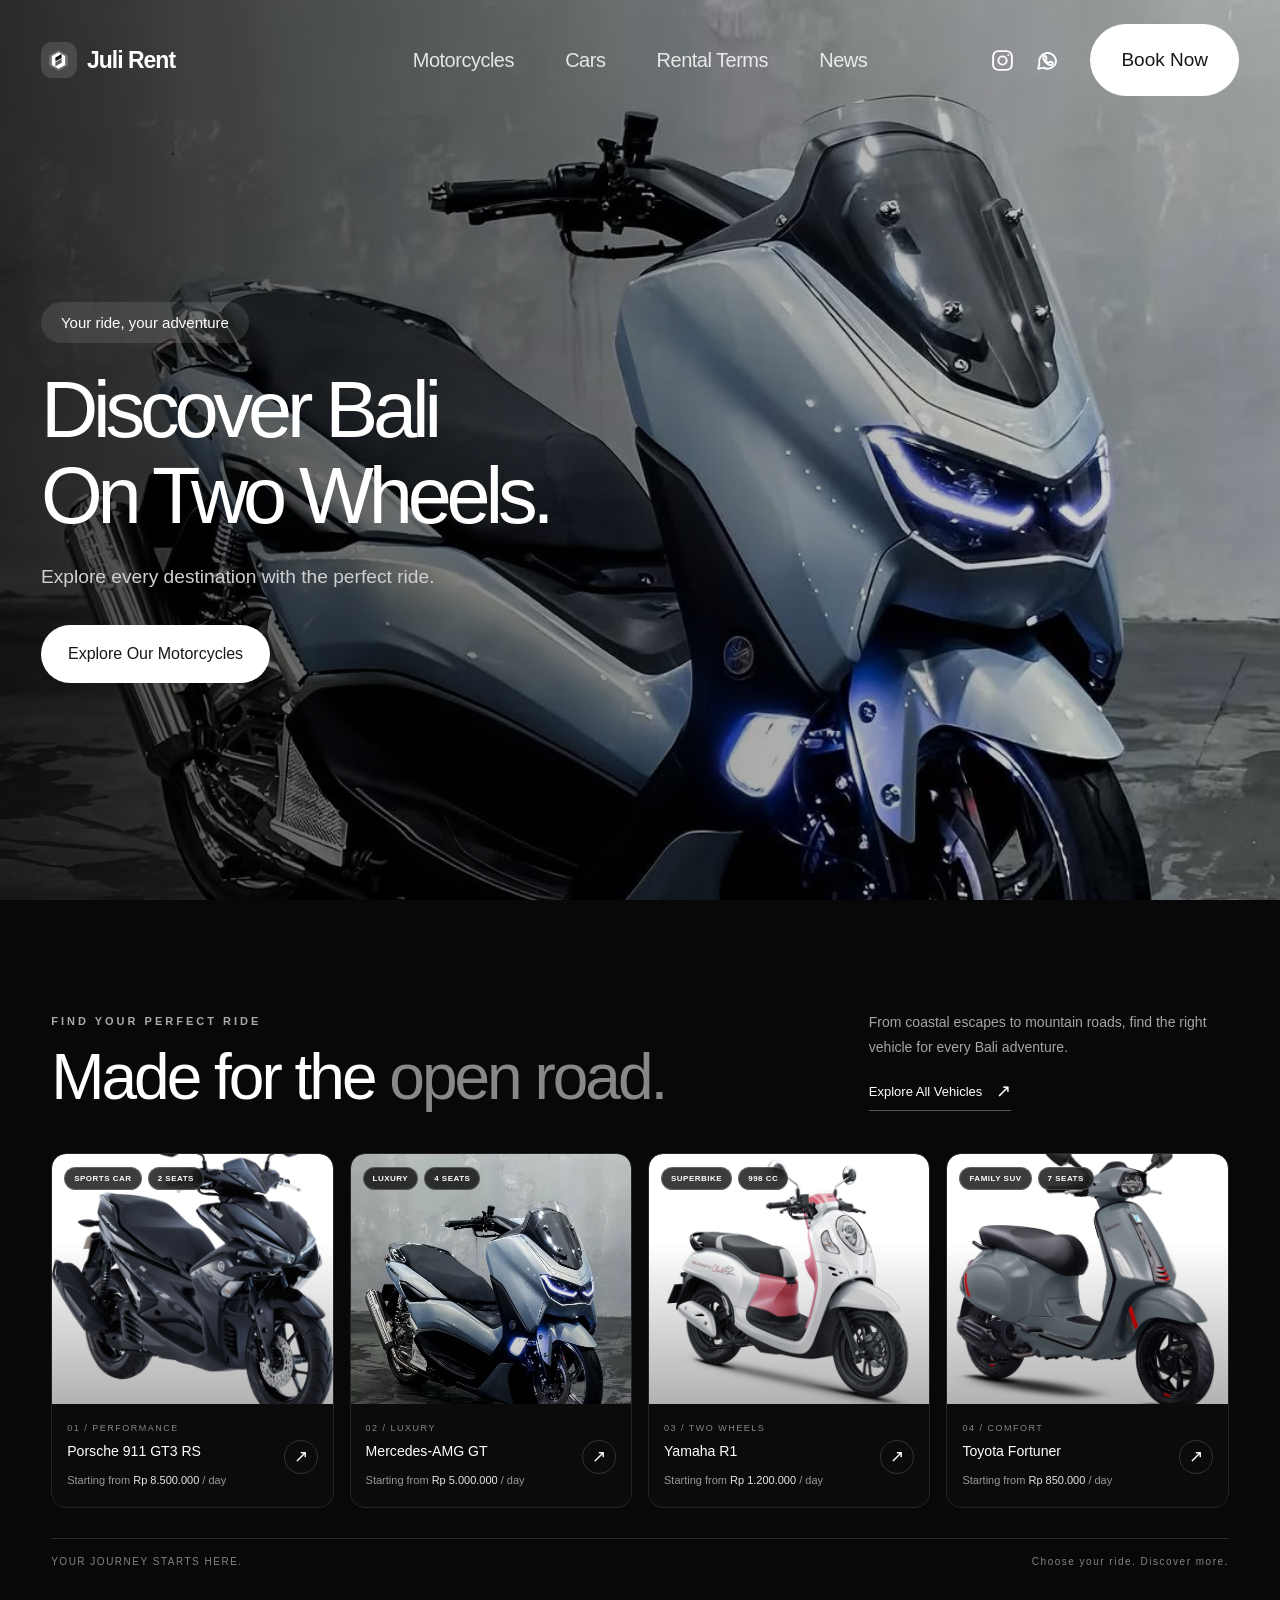
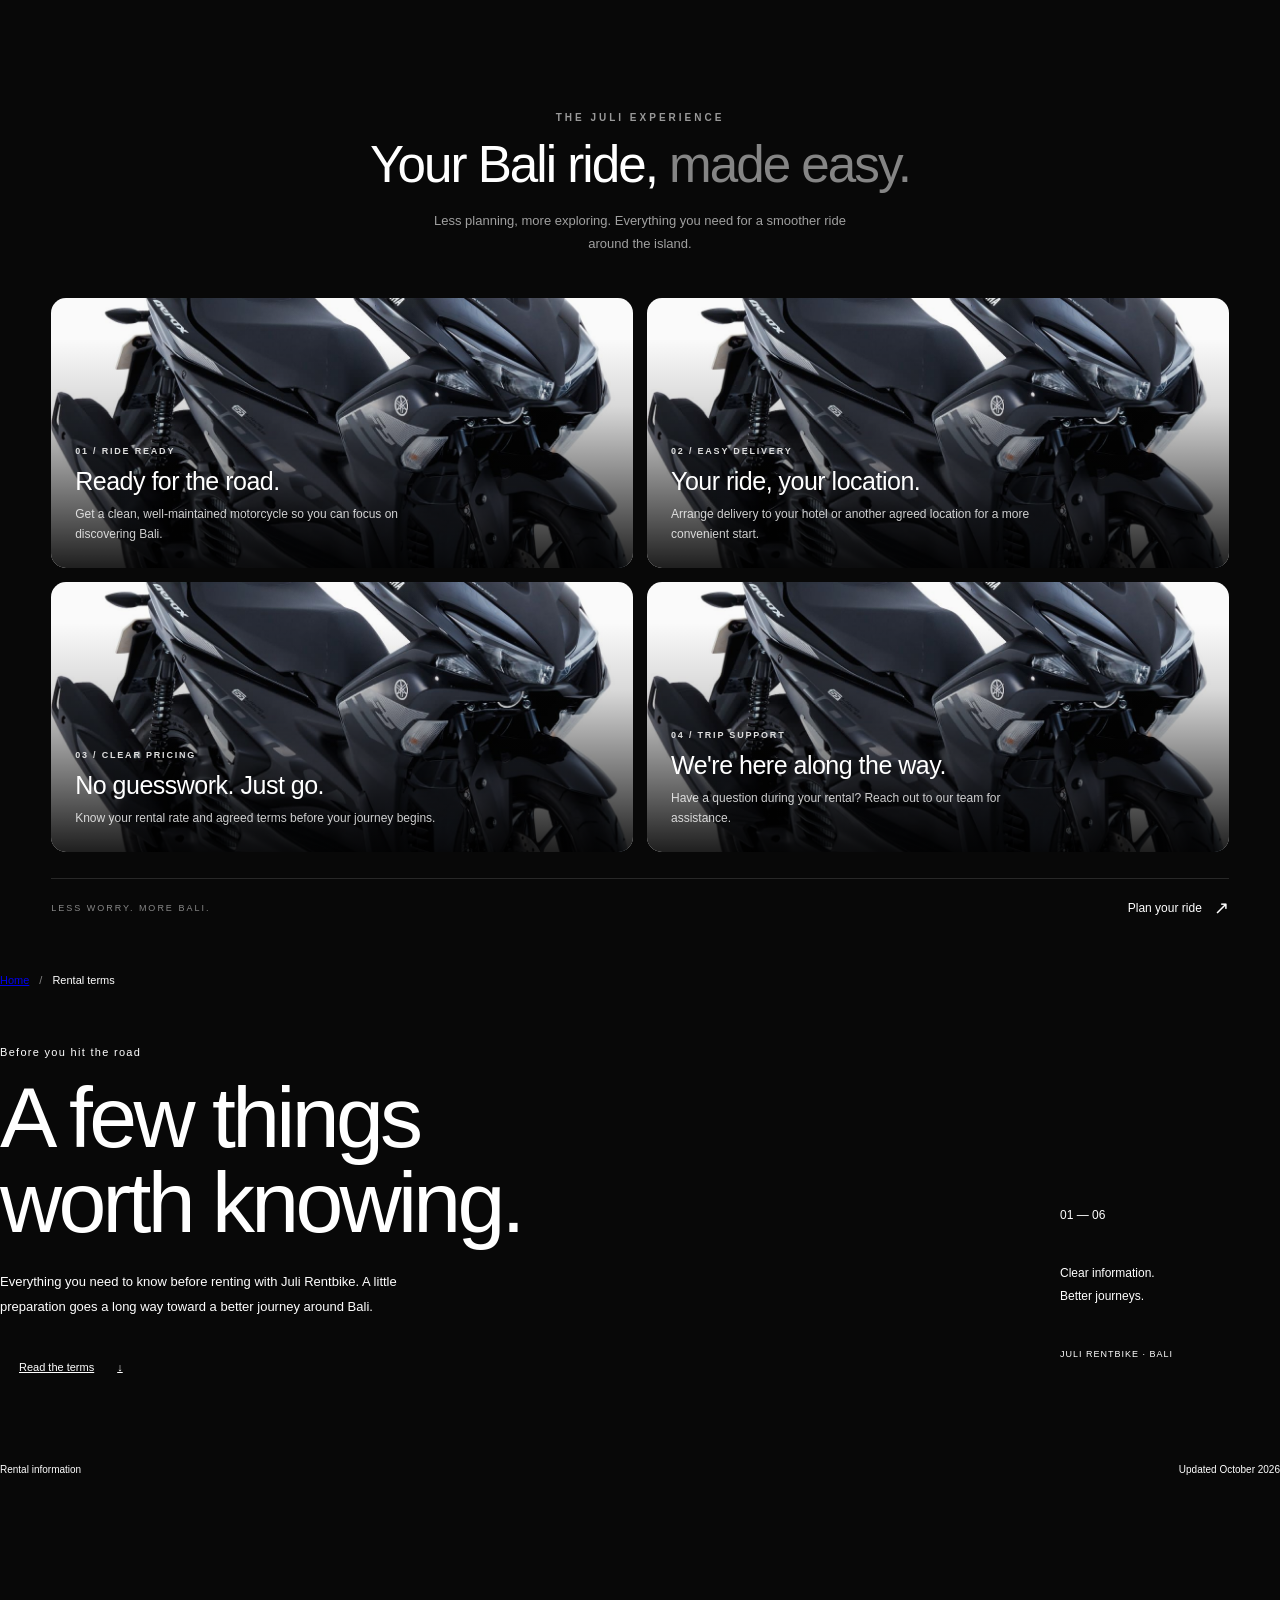
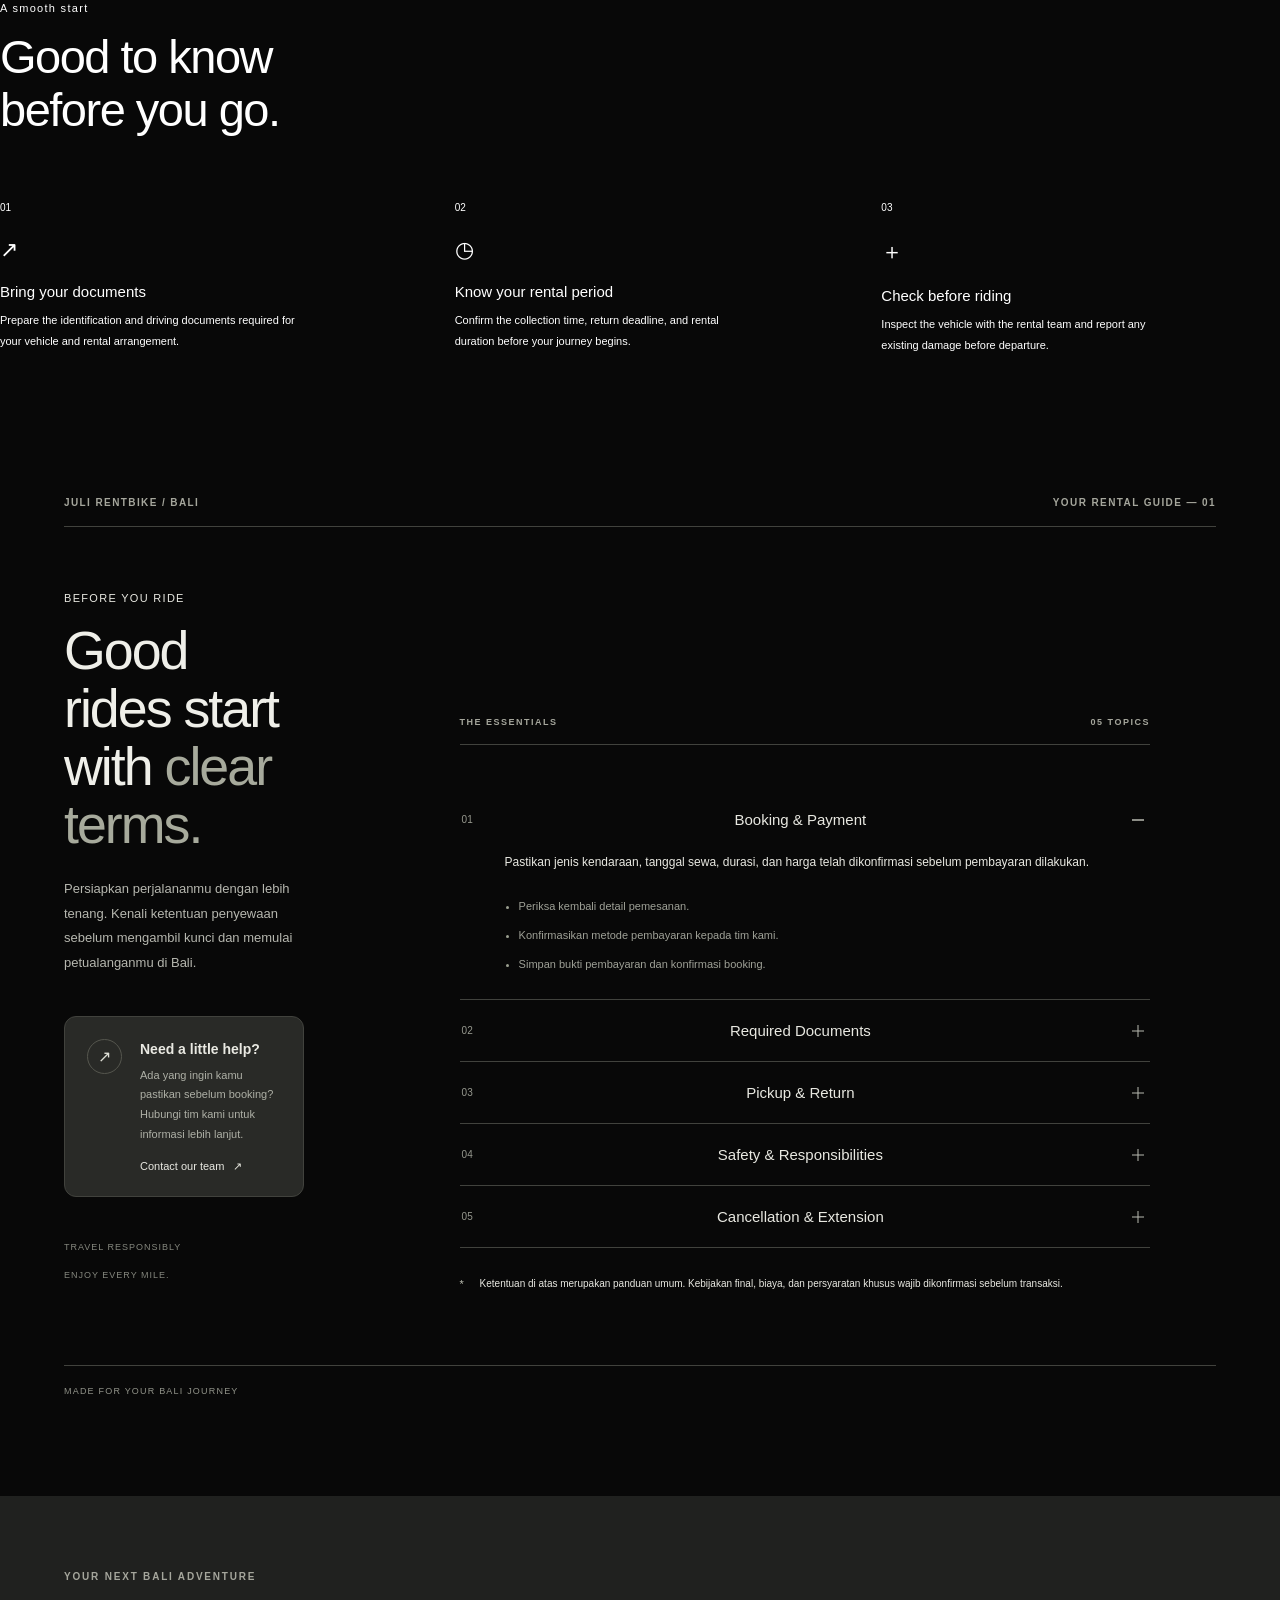
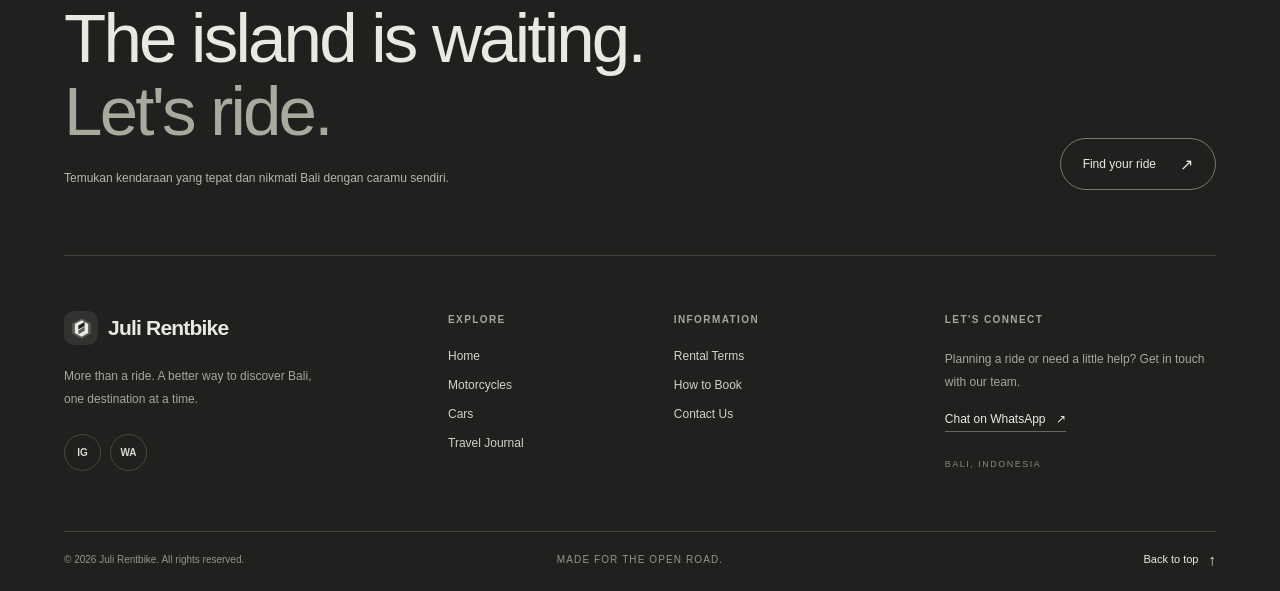
<file: index.html>
<!DOCTYPE html>
<html lang="id">
<head>
    <meta charset="UTF-8">
    <meta name="viewport" content="width=device-width, initial-scale=1.0">
    <title>RentBike — Premium Motorcycle Rental</title>

    <link rel="stylesheet" href="css/navbar.css">
    <link rel="stylesheet" href="css/style.css">
    <link rel="stylesheet" href="css/rental-terms.css">


    <script src="js/navbar.js" defer></script>
</head>
<body>

    <!-- Shared navbar -->
    <div id="site-navbar"></div>

    <!-- Contoh hero, nantinya kita buat terpisah -->
    <main>
        <section class="hero">
            <div class="hero-content">
                <p class="hero-eyebrow">Your ride, your adventure</p>
                <h1>Discover Bali<br>On Two Wheels.</h1>
                <p>Explore every destination with the perfect ride.</p>
                <a href="pages/motor.html" class="hero-button">
                    Explore Our Motorcycles
                </a>
            </div>
        </section>

        <section class="fleet-section" id="fleet">
            <div class="fleet-container">
                <div class="fleet-heading">
                    <div class="fleet-heading-left">
                        <p class="fleet-eyebrow">FIND YOUR PERFECT RIDE</p>
                        <h2>Made for the <span>open road.</span></h2>
                    </div>
                    <div class="fleet-heading-right">
                        <p>
                            From coastal escapes to mountain roads,
                            find the right vehicle for every Bali adventure.
                        </p>

                        <a href="pages/motor/motor1.html" class="fleet-view-all">
                            Explore All Vehicles <span>↗</span>
                        </a>
                    </div>
                </div>
                <div class="fleet-grid">
                    <article class="fleet-card">
                        <a href="pages/detail-motor.html" class="fleet-image-link">
                            <div class="fleet-image">
                                <img
                                    src="images/aerox.png"
                                    alt="White Porsche sports car on the road"
                                    loading="lazy"
                                >
                                <div class="fleet-badges">
                                    <span>SPORTS CAR</span>
                                    <span>2 SEATS</span>
                                </div>
                            </div>
                        </a>
                        <div class="fleet-card-info">
                            <div>
                                <p class="fleet-category">01 / PERFORMANCE</p>
                                <h3>Porsche 911 GT3 RS</h3>
                                <p class="fleet-price">
                                    Starting from <strong>Rp 8.500.000</strong> / day
                                </p>
                            </div>
                            <a href="pages/detail-motor.html" class="fleet-card-link"
                            aria-label="View Porsche 911 GT3 RS details">
                                ↗
                            </a>
                        </div>
                    </article>
                    <article class="fleet-card">
                        <a href="pages/detail-mobil.html" class="fleet-image-link">
                            <div class="fleet-image">
                                <img
                                    src="images/nmax.png"
                                    alt="Mercedes AMG luxury sports sedan"
                                    loading="lazy"
                                >
                                <div class="fleet-badges">
                                    <span>LUXURY</span>
                                    <span>4 SEATS</span>
                                </div>
                            </div>
                        </a>
                        <div class="fleet-card-info">
                            <div>
                                <p class="fleet-category">02 / LUXURY</p>
                                <h3>Mercedes-AMG GT</h3>
                                <p class="fleet-price">
                                    Starting from <strong>Rp 5.000.000</strong> / day
                                </p>
                            </div>
                            <a href="pages/detail-mobil.html" class="fleet-card-link"
                            aria-label="View Mercedes AMG GT details">
                                ↗
                            </a>
                        </div>
                    </article>
                    <article class="fleet-card">
                        <a href="pages/detail-motor.html" class="fleet-image-link">
                            <div class="fleet-image">
                                <img
                                    src="images/scoopy.png"
                                    alt="Black sport motorcycle on a scenic road"
                                    loading="lazy"
                                >
                                <div class="fleet-badges">
                                    <span>SUPERBIKE</span>
                                    <span>998 CC</span>
                                </div>
                            </div>
                        </a>
                        <div class="fleet-card-info">
                            <div>
                                <p class="fleet-category">03 / TWO WHEELS</p>
                                <h3>Yamaha R1</h3>
                                <p class="fleet-price">
                                    Starting from <strong>Rp 1.200.000</strong> / day
                                </p>
                            </div>
                            <a href="pages/detail-motor.html" class="fleet-card-link"
                            aria-label="View Yamaha R1 details">
                                ↗
                            </a>
                        </div>
                    </article>
                    <article class="fleet-card">
                        <a href="pages/detail-mobil.html" class="fleet-image-link">
                            <div class="fleet-image">
                                <img
                                    src="images/vesmet.png"
                                    alt="Black Toyota Fortuner SUV in the countryside"
                                    loading="lazy"
                                >
                                <div class="fleet-badges">
                                    <span>FAMILY SUV</span>
                                    <span>7 SEATS</span>
                                </div>
                            </div>
                        </a>
                        <div class="fleet-card-info">
                            <div>
                                <p class="fleet-category">04 / COMFORT</p>
                                <h3>Toyota Fortuner</h3>
                                <p class="fleet-price">
                                    Starting from <strong>Rp 850.000</strong> / day
                                </p>
                            </div>
                            <a href="pages/detail-mobil.html" class="fleet-card-link"
                            aria-label="View Toyota Fortuner details">
                                ↗
                            </a>
                        </div>
                    </article>
                </div>
                <div class="fleet-footer">
                    <p>YOUR JOURNEY STARTS HERE.</p>
                    <p>Choose your ride. Discover more.</p>
                </div>

            </div>
        </section>

        <section class="benefits-section" id="why-us">
            <div class="benefits-container">

                <div class="benefits-heading">
                    <p class="benefits-eyebrow">THE JULI EXPERIENCE</p>
                    <h2>Your Bali ride, <span>made easy.</span></h2>
                    <p class="benefits-description">
                        Less planning, more exploring. Everything you need
                        for a smoother ride around the island.
                    </p>
                </div>
                <div class="benefits-grid">                
                    <article class="benefit-card">
                        <img
                            src="images/aerox.png"
                            alt="Motorcycle helmet and riding gear ready for a trip"
                            loading="lazy"
                        >
                        <div class="benefit-overlay"></div>
                        <div class="benefit-content">
                            <span class="benefit-number">01 / RIDE READY</span>
                            <h3>Ready for the road.</h3>
                            <p>
                                Get a clean, well-maintained motorcycle
                                so you can focus on discovering Bali.
                            </p>
                        </div>
                    </article>
                    <article class="benefit-card">
                        <img
                            src="images/aerox.png"
                            alt="Motorcycle being delivered to a customer in Bali"
                            loading="lazy"
                        >
                        <div class="benefit-overlay"></div>
                        <div class="benefit-content">
                            <span class="benefit-number">02 / EASY DELIVERY</span>
                            <h3>Your ride, your location.</h3>
                            <p>
                                Arrange delivery to your hotel or another
                                agreed location for a more convenient start.
                            </p>
                        </div>
                    </article>             
                    <article class="benefit-card">
                        <img
                            src="images/aerox.png"
                            alt="A scenic road through the green countryside of Bali"
                            loading="lazy"
                        >
                        <div class="benefit-overlay"></div>
                        <div class="benefit-content">
                            <span class="benefit-number">03 / CLEAR PRICING</span>
                            <h3>No guesswork. Just go.</h3>
                            <p>
                                Know your rental rate and agreed terms
                                before your journey begins.
                            </p>
                        </div>
                    </article>                
                    <article class="benefit-card">
                        <img
                            src="images/aerox.png"
                            alt="Motorcyclist preparing for a journey"
                            loading="lazy"
                        >
                        <div class="benefit-overlay"></div>
                        <div class="benefit-content">
                            <span class="benefit-number">04 / TRIP SUPPORT</span>
                            <h3>We're here along the way.</h3>
                            <p>
                                Have a question during your rental?
                                Reach out to our team for assistance.
                            </p>
                        </div>
                    </article>
                </div>
                <div class="benefits-footer">
                    <span>LESS WORRY. MORE BALI.</span>
                    <a href="pages/contact.html">
                        Plan your ride <span>↗</span>
                    </a>
                </div>
            </div>
        </section>

        <section class="terms-hero">
            <div class="terms-breadcrumb">
                <a href="../../index.html">Home</a>
                <span>/</span>
                <span>Rental terms</span>
            </div>

            <div class="terms-hero-grid">
                <div class="terms-hero-copy">
                    <span class="terms-eyebrow">Before you hit the road</span>

                    <h1>
                        A few things<br>
                        <span>worth knowing.</span>
                    </h1>

                    <p>
                        Everything you need to know before renting with Juli Rentbike.
                        A little preparation goes a long way toward a better journey
                        around Bali.
                    </p>

                    <a href="#terms-content" class="terms-primary-button">
                        Read the terms <span>↓</span>
                    </a>
                </div>

                <div class="terms-hero-aside">
                    <span class="terms-aside-number">01 — 06</span>
                    <div class="terms-aside-line"></div>
                    <p>
                        Clear information.<br>
                        Better journeys.
                    </p>
                    <span class="terms-aside-caption">JULI RENTBIKE · BALI</span>
                </div>
            </div>

            <div class="terms-hero-bottom">
                <span>Rental information</span>
                <span>Updated October 2026</span>
            </div>
        </section>

        <!-- Intro cards -->
        <section class="terms-overview">
            <div class="terms-overview-heading">
                <span class="terms-eyebrow">A smooth start</span>
                <h2>Good to know<br>before you go.</h2>
            </div>

            <div class="terms-overview-cards">
                <article class="terms-overview-card">
                    <span class="overview-number">01</span>
                    <span class="overview-icon">↗</span>
                    <h3>Bring your documents</h3>
                    <p>
                        Prepare the identification and driving documents required
                        for your vehicle and rental arrangement.
                    </p>
                </article>

                <article class="terms-overview-card">
                    <span class="overview-number">02</span>
                    <span class="overview-icon">◷</span>
                    <h3>Know your rental period</h3>
                    <p>
                        Confirm the collection time, return deadline, and rental
                        duration before your journey begins.
                    </p>
                </article>

                <article class="terms-overview-card">
                    <span class="overview-number">03</span>
                    <span class="overview-icon">＋</span>
                    <h3>Check before riding</h3>
                    <p>
                        Inspect the vehicle with the rental team and report any
                        existing damage before departure.
                    </p>
                </article>
            </div>
        </section>

        <section class="terms-section" id="rental-terms">
            <div class="terms-container">

                <!-- Section Header -->
                <div class="terms-topline">
                    <span>JULI RENTBIKE / BALI</span>
                    <span>YOUR RENTAL GUIDE — 01</span>
                </div>

                <div class="terms-layout">

                    <!-- LEFT CONTENT -->
                    <div class="terms-intro">
                        <span class="terms-eyebrow">
                            BEFORE YOU RIDE
                        </span>

                        <h2>
                            Good rides start
                            with <span>clear terms.</span>
                        </h2>

                        <p class="terms-description">
                            Persiapkan perjalananmu dengan lebih tenang.
                            Kenali ketentuan penyewaan sebelum mengambil
                            kunci dan memulai petualanganmu di Bali.
                        </p>

                        <div class="terms-note">
                            <div class="terms-note-icon">↗</div>

                            <div>
                                <h3>Need a little help?</h3>
                                <p>
                                    Ada yang ingin kamu pastikan sebelum
                                    booking? Hubungi tim kami untuk informasi
                                    lebih lanjut.
                                </p>

                                <a href="pages/contact.html">
                                    Contact our team <span>↗</span>
                                </a>
                            </div>
                        </div>

                        <div class="terms-footnote">
                            <span>TRAVEL RESPONSIBLY</span>
                            <span>ENJOY EVERY MILE.</span>
                        </div>
                    </div>

                    <!-- RIGHT ACCORDION -->
                    <div class="terms-content">

                        <div class="terms-content-heading">
                            <span>THE ESSENTIALS</span>
                            <span>05 TOPICS</span>
                        </div>

                        <!-- ITEM 01 -->
                        <details class="terms-item" open>
                            <summary>
                                <span class="terms-number">01</span>
                                <span class="terms-title">
                                    Booking & Payment
                                </span>
                                <span class="terms-icon"></span>
                            </summary>

                            <div class="terms-answer">
                                <p>
                                    Pastikan jenis kendaraan, tanggal sewa,
                                    durasi, dan harga telah dikonfirmasi
                                    sebelum pembayaran dilakukan.
                                </p>
                                <ul>
                                    <li>Periksa kembali detail pemesanan.</li>
                                    <li>Konfirmasikan metode pembayaran kepada tim kami.</li>
                                    <li>Simpan bukti pembayaran dan konfirmasi booking.</li>
                                </ul>
                            </div>
                        </details>

                        <!-- ITEM 02 -->
                        <details class="terms-item">
                            <summary>
                                <span class="terms-number">02</span>
                                <span class="terms-title">
                                    Required Documents
                                </span>
                                <span class="terms-icon"></span>
                            </summary>

                            <div class="terms-answer">
                                <p>
                                    Siapkan dokumen identitas dan SIM yang
                                    berlaku serta sesuai dengan jenis kendaraan
                                    yang akan digunakan.
                                </p>
                                <ul>
                                    <li>Dokumen dapat berbeda sesuai status penyewa.</li>
                                    <li>Pengendara wajib memiliki izin mengemudi yang sah.</li>
                                    <li>Tanyakan kepada tim kami jika membutuhkan persyaratan khusus.</li>
                                </ul>
                            </div>
                        </details>

                        <!-- ITEM 03 -->
                        <details class="terms-item">
                            <summary>
                                <span class="terms-number">03</span>
                                <span class="terms-title">
                                    Pickup & Return
                                </span>
                                <span class="terms-icon"></span>
                            </summary>

                            <div class="terms-answer">
                                <p>
                                    Waktu dan lokasi pengambilan serta
                                    pengembalian kendaraan mengikuti konfirmasi
                                    pemesanan.
                                </p>
                                <ul>
                                    <li>Datang sesuai jadwal yang telah disepakati.</li>
                                    <li>Periksa kondisi kendaraan sebelum berangkat.</li>
                                    <li>Konfirmasikan biaya jika meminta perpanjangan sewa.</li>
                                </ul>
                            </div>
                        </details>

                        <!-- ITEM 04 -->
                        <details class="terms-item">
                            <summary>
                                <span class="terms-number">04</span>
                                <span class="terms-title">
                                    Safety & Responsibilities
                                </span>
                                <span class="terms-icon"></span>
                            </summary>

                            <div class="terms-answer">
                                <p>
                                    Keselamatan selalu menjadi prioritas.
                                    Gunakan kendaraan secara bertanggung jawab
                                    dan patuhi peraturan lalu lintas setempat.
                                </p>
                                <ul>
                                    <li>Gunakan helm dan perlengkapan keselamatan yang sesuai.</li>
                                    <li>Jangan berkendara jika tidak memenuhi syarat untuk mengemudi.</li>
                                    <li>Laporkan kerusakan atau insiden kepada tim kami sesegera mungkin.</li>
                                </ul>
                            </div>
                        </details>

                        <!-- ITEM 05 -->
                        <details class="terms-item">
                            <summary>
                                <span class="terms-number">05</span>
                                <span class="terms-title">
                                    Cancellation & Extension
                                </span>
                                <span class="terms-icon"></span>
                            </summary>

                            <div class="terms-answer">
                                <p>
                                    Ketentuan pembatalan, perubahan jadwal,
                                    perpanjangan, dan pengembalian dana mengikuti
                                    kebijakan yang dikonfirmasi saat pemesanan.
                                </p>
                                <ul>
                                    <li>Informasikan perubahan jadwal sedini mungkin.</li>
                                    <li>Pastikan ketersediaan kendaraan sebelum memperpanjang sewa.</li>
                                    <li>Konfirmasikan biaya tambahan dan kebijakan refund kepada tim kami.</li>
                                </ul>
                            </div>
                        </details>

                        <div class="terms-disclaimer">
                            <span>*</span>
                            <p>
                                Ketentuan di atas merupakan panduan umum.
                                Kebijakan final, biaya, dan persyaratan khusus
                                wajib dikonfirmasi sebelum transaksi.
                            </p>
                        </div>

                    </div>
                </div>

                <!-- BOTTOM LINE -->
                <div class="terms-bottom">
                    <span>MADE FOR YOUR BALI JOURNEY</span>
                </div>

            </div>
        </section>
    
    </main>

<div id="site-footer-mount"></div>
<link rel="stylesheet" href="css/footer.css">
<script src="js/footer.js" defer></script>
</body>
</html>
</file>
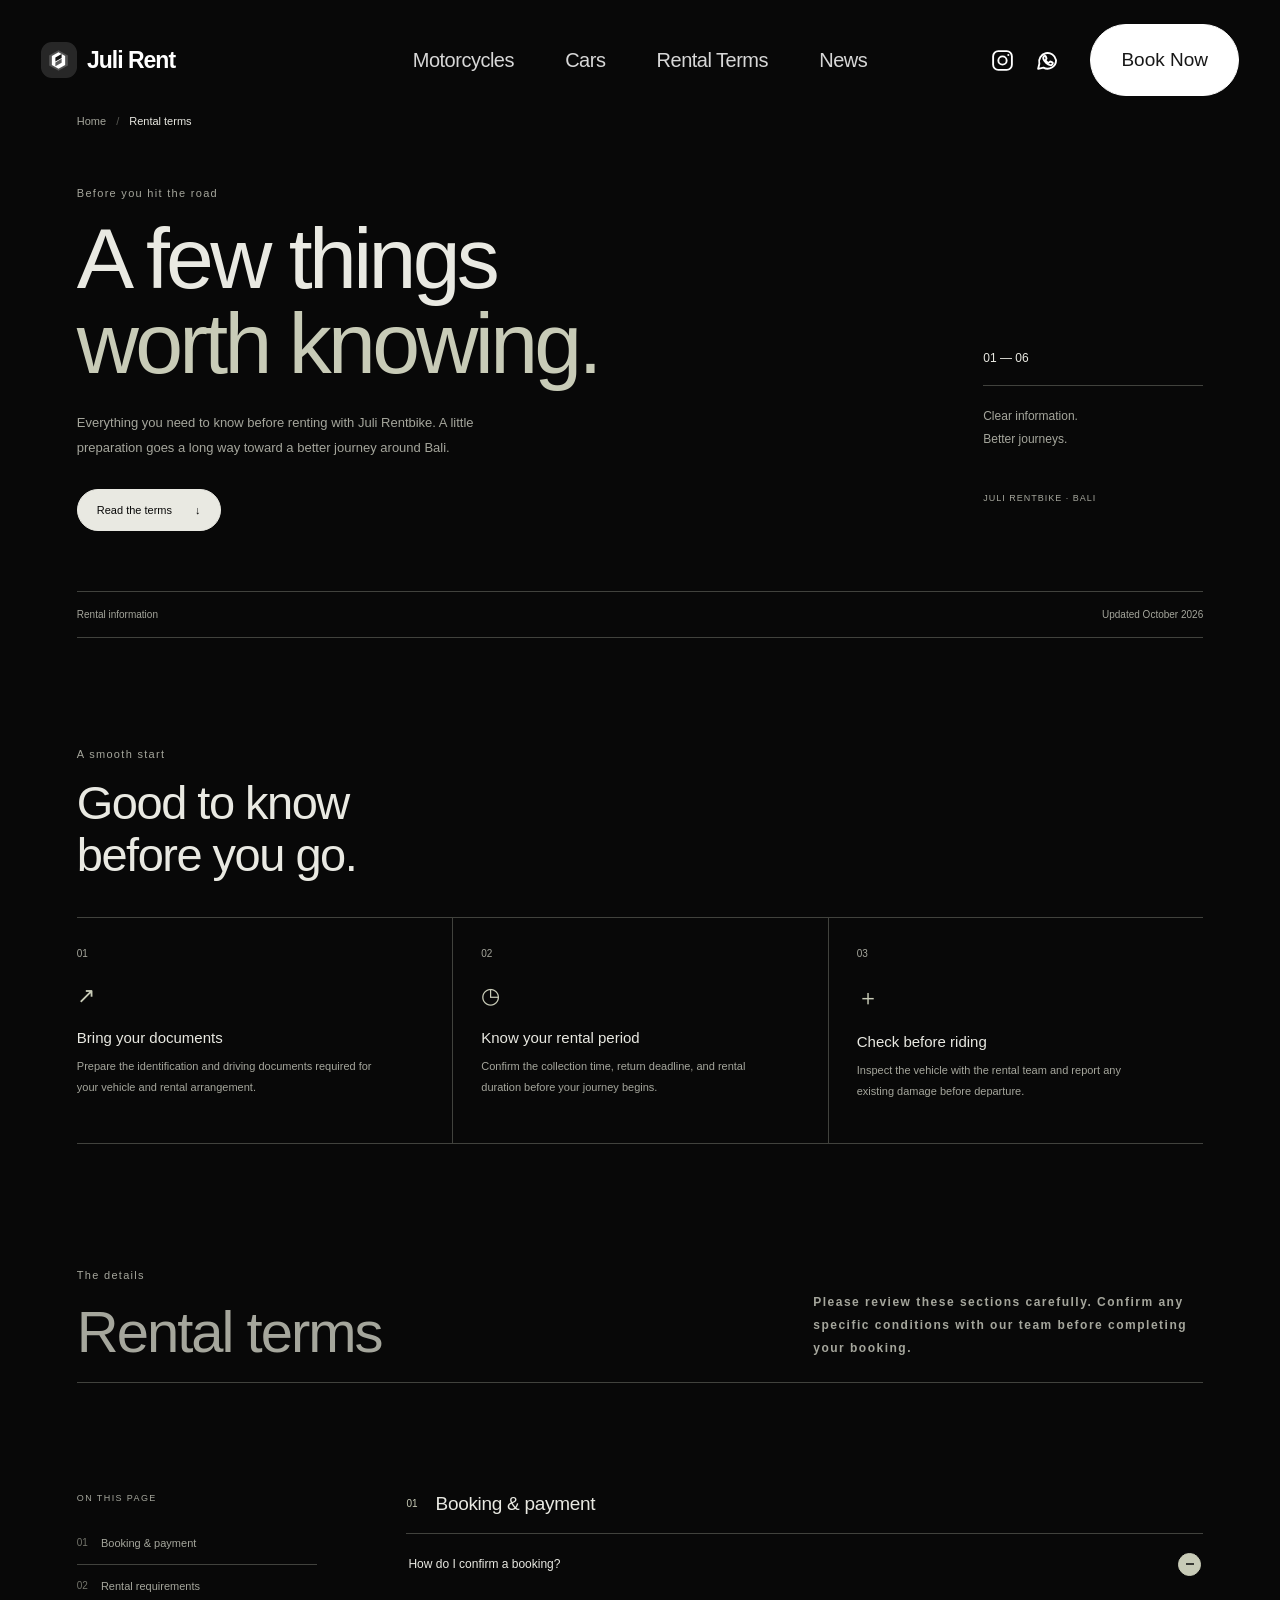
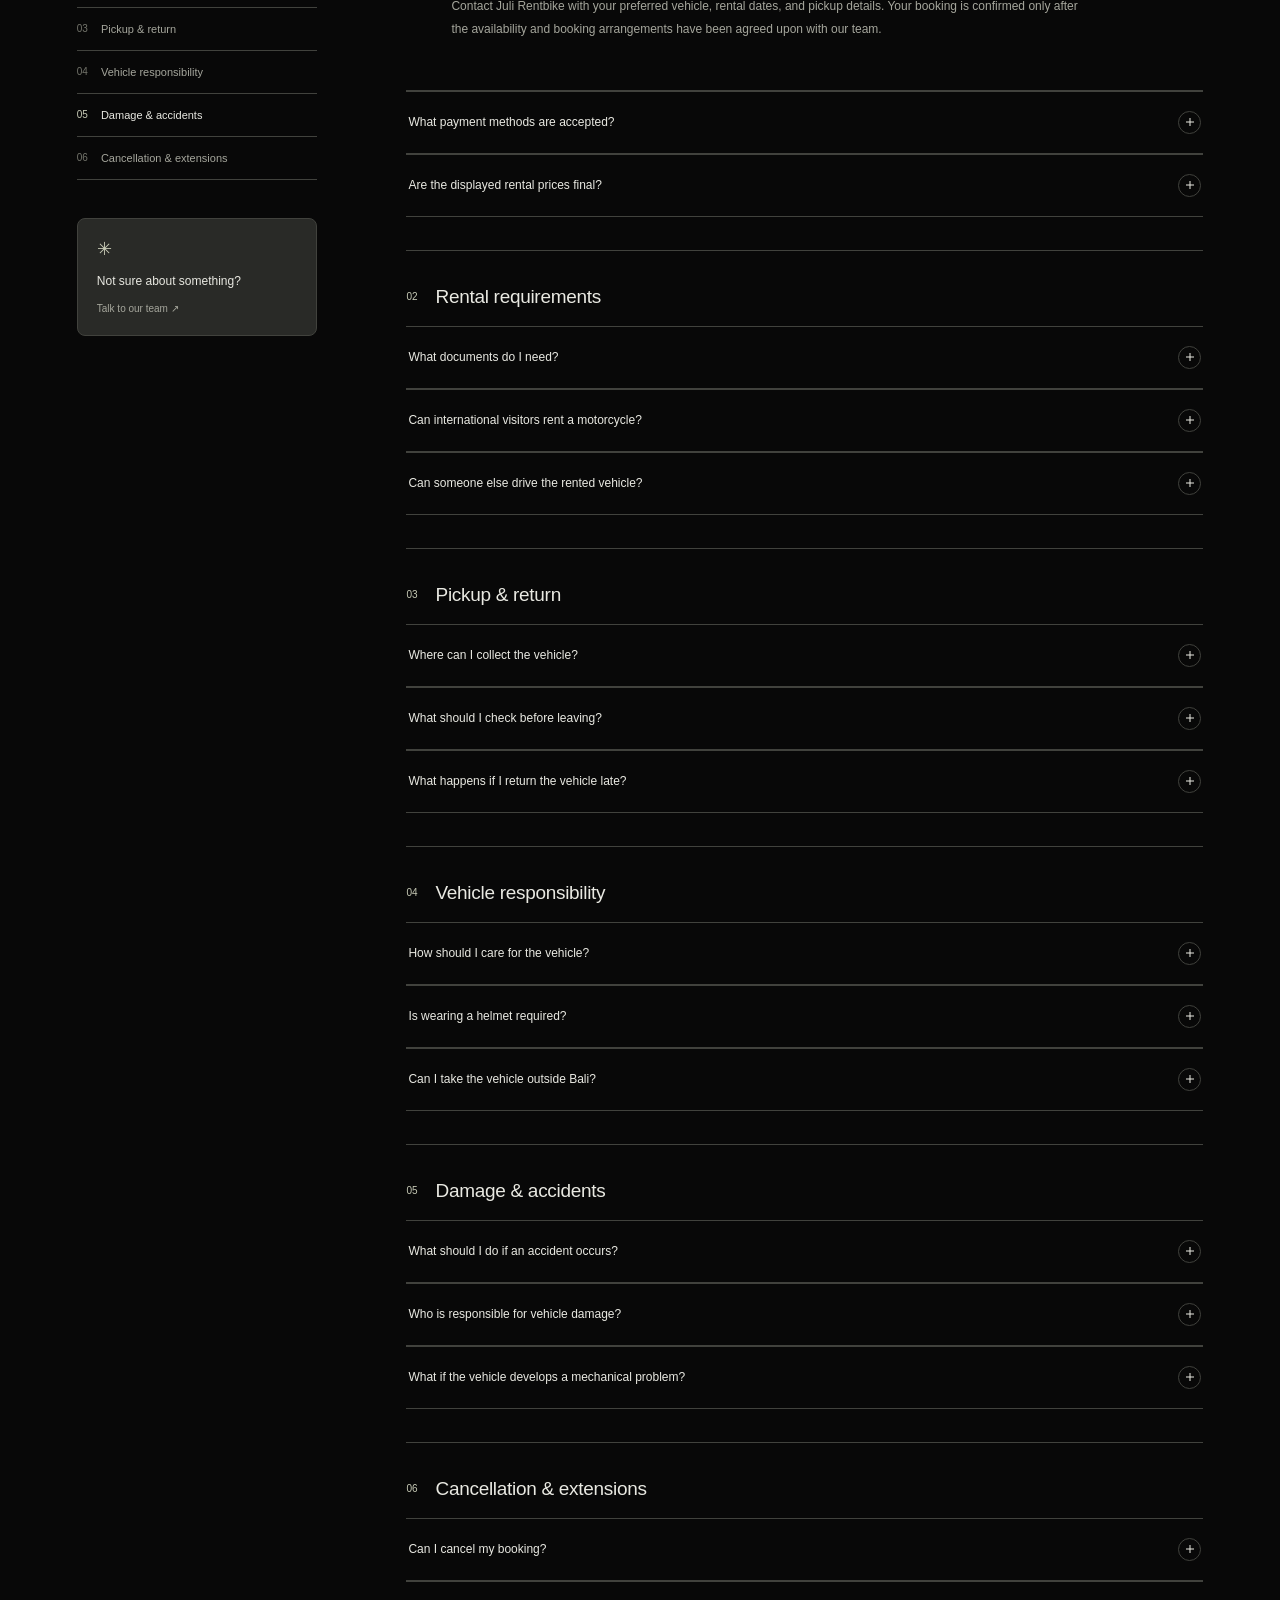
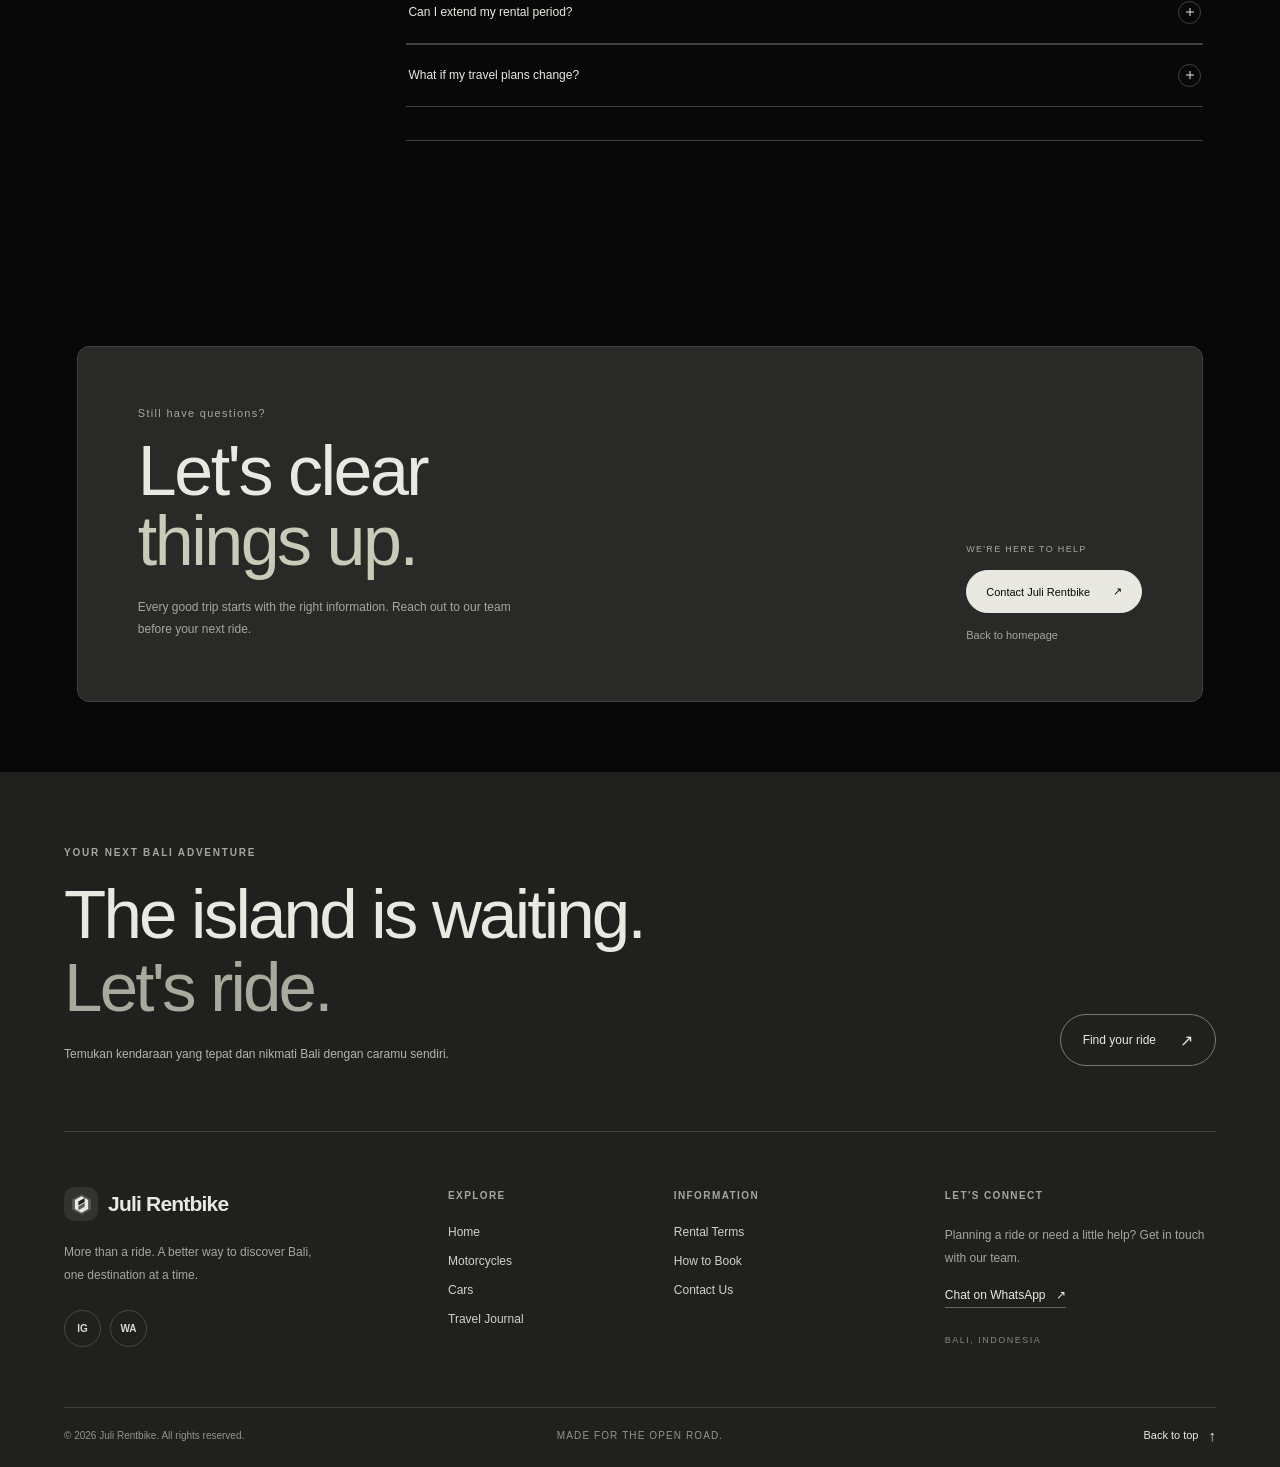
<file: pages/rental-terms/index.html>
<!DOCTYPE html>
<html lang="id">
<head>
    <meta charset="UTF-8">
    <meta name="viewport" content="width=device-width, initial-scale=1.0">

    <title>Rental Terms | Juli Rentbike</title>
    <meta name="description" content="Read the rental terms and important information before renting a motorcycle or car with Juli Rentbike in Bali.">

    <link rel="stylesheet" href="../../css/style.css">
    <link rel="stylesheet" href="../../css/navbar.css">
    <link rel="stylesheet" href="../../css/footer.css">
    <link rel="stylesheet" href="../../css/rental-terms.css">
</head>
<body>

    <div id="site-navbar"></div>

    <main class="terms-page">

        <!-- Hero -->
        <section class="terms-hero">
            <div class="terms-breadcrumb">
                <a href="../../index.html">Home</a>
                <span>/</span>
                <span>Rental terms</span>
            </div>

            <div class="terms-hero-grid">
                <div class="terms-hero-copy">
                    <span class="terms-eyebrow">Before you hit the road</span>

                    <h1>
                        A few things<br>
                        <span>worth knowing.</span>
                    </h1>

                    <p>
                        Everything you need to know before renting with Juli Rentbike.
                        A little preparation goes a long way toward a better journey
                        around Bali.
                    </p>

                    <a href="#terms-content" class="terms-primary-button">
                        Read the terms <span>↓</span>
                    </a>
                </div>

                <div class="terms-hero-aside">
                    <span class="terms-aside-number">01 — 06</span>
                    <div class="terms-aside-line"></div>
                    <p>
                        Clear information.<br>
                        Better journeys.
                    </p>
                    <span class="terms-aside-caption">JULI RENTBIKE · BALI</span>
                </div>
            </div>

            <div class="terms-hero-bottom">
                <span>Rental information</span>
                <span>Updated October 2026</span>
            </div>
        </section>

        <!-- Intro cards -->
        <section class="terms-overview">
            <div class="terms-overview-heading">
                <span class="terms-eyebrow">A smooth start</span>
                <h2>Good to know<br>before you go.</h2>
            </div>

            <div class="terms-overview-cards">
                <article class="terms-overview-card">
                    <span class="overview-number">01</span>
                    <span class="overview-icon">↗</span>
                    <h3>Bring your documents</h3>
                    <p>
                        Prepare the identification and driving documents required
                        for your vehicle and rental arrangement.
                    </p>
                </article>

                <article class="terms-overview-card">
                    <span class="overview-number">02</span>
                    <span class="overview-icon">◷</span>
                    <h3>Know your rental period</h3>
                    <p>
                        Confirm the collection time, return deadline, and rental
                        duration before your journey begins.
                    </p>
                </article>

                <article class="terms-overview-card">
                    <span class="overview-number">03</span>
                    <span class="overview-icon">＋</span>
                    <h3>Check before riding</h3>
                    <p>
                        Inspect the vehicle with the rental team and report any
                        existing damage before departure.
                    </p>
                </article>
            </div>
        </section>

        <!-- Main terms -->
        <section class="terms-content" id="terms-content">

            <div class="terms-content-heading">
                <div>
                    <span class="terms-eyebrow">The details</span>
                    <h2>Rental terms</h2>
                </div>

                <p>
                    Please review these sections carefully. Confirm any specific
                    conditions with our team before completing your booking.
                </p>
            </div>

            <div class="terms-layout">

                <!-- Category navigation -->
                <aside class="terms-sidebar">
                    <span class="terms-sidebar-label">ON THIS PAGE</span>

                    <a href="#booking" class="terms-side-link is-active">
                        <span>01</span> Booking & payment
                    </a>

                    <a href="#requirements" class="terms-side-link">
                        <span>02</span> Rental requirements
                    </a>

                    <a href="#pickup" class="terms-side-link">
                        <span>03</span> Pickup & return
                    </a>

                    <a href="#responsibility" class="terms-side-link">
                        <span>04</span> Vehicle responsibility
                    </a>

                    <a href="#damage" class="terms-side-link">
                        <span>05</span> Damage & accidents
                    </a>

                    <a href="#cancellation" class="terms-side-link">
                        <span>06</span> Cancellation & extensions
                    </a>

                    <div class="terms-sidebar-note">
                        <span class="sidebar-note-icon">✳</span>
                        <p>Not sure about something?</p>
                        <a href="../contact/index.html">Talk to our team ↗</a>
                    </div>
                </aside>

                <!-- Accordion list -->
                <div class="terms-accordion">

                    <article class="terms-group" id="booking">
                        <div class="terms-group-heading">
                            <span>01</span>
                            <h3>Booking & payment</h3>
                        </div>

                        <details class="terms-item" open>
                            <summary>
                                How do I confirm a booking?
                                <span class="terms-toggle"></span>
                            </summary>
                            <div class="terms-answer">
                                <p>
                                    Contact Juli Rentbike with your preferred vehicle,
                                    rental dates, and pickup details. Your booking is
                                    confirmed only after the availability and booking
                                    arrangements have been agreed upon with our team.
                                </p>
                            </div>
                        </details>

                        <details class="terms-item">
                            <summary>
                                What payment methods are accepted?
                                <span class="terms-toggle"></span>
                            </summary>
                            <div class="terms-answer">
                                <p>
                                    Payment methods, payment deadlines, and any deposit
                                    requirements will be communicated by our team when
                                    your booking is arranged.
                                </p>
                            </div>
                        </details>

                        <details class="terms-item">
                            <summary>
                                Are the displayed rental prices final?
                                <span class="terms-toggle"></span>
                            </summary>
                            <div class="terms-answer">
                                <p>
                                    Confirm the final rental price before booking.
                                    Delivery, additional services, deposits, and other
                                    agreed charges may affect the total amount payable.
                                </p>
                            </div>
                        </details>
                    </article>

                    <article class="terms-group" id="requirements">
                        <div class="terms-group-heading">
                            <span>02</span>
                            <h3>Rental requirements</h3>
                        </div>

                        <details class="terms-item">
                            <summary>
                                What documents do I need?
                                <span class="terms-toggle"></span>
                            </summary>
                            <div class="terms-answer">
                                <p>
                                    Required documents depend on your vehicle, age,
                                    residency, and applicable regulations. Ask our team
                                    which identification and valid driving licence
                                    documents you must provide before pickup.
                                </p>
                            </div>
                        </details>

                        <details class="terms-item">
                            <summary>
                                Can international visitors rent a motorcycle?
                                <span class="terms-toggle"></span>
                            </summary>
                            <div class="terms-answer">
                                <p>
                                    International visitors must meet the applicable
                                    driving licence and legal requirements for the
                                    vehicle they intend to operate. Please verify your
                                    eligibility before confirming your rental.
                                </p>
                            </div>
                        </details>

                        <details class="terms-item">
                            <summary>
                                Can someone else drive the rented vehicle?
                                <span class="terms-toggle"></span>
                            </summary>
                            <div class="terms-answer">
                                <p>
                                    Only drivers approved under the rental arrangement
                                    and legally qualified to operate the vehicle should
                                    drive it. Confirm any additional-driver conditions
                                    with our team in advance.
                                </p>
                            </div>
                        </details>
                    </article>

                    <article class="terms-group" id="pickup">
                        <div class="terms-group-heading">
                            <span>03</span>
                            <h3>Pickup & return</h3>
                        </div>

                        <details class="terms-item">
                            <summary>
                                Where can I collect the vehicle?
                                <span class="terms-toggle"></span>
                            </summary>
                            <div class="terms-answer">
                                <p>
                                    The pickup location must be agreed upon during
                                    booking. If delivery is requested, confirm the
                                    destination, delivery time, and any applicable
                                    additional fee with our team.
                                </p>
                            </div>
                        </details>

                        <details class="terms-item">
                            <summary>
                                What should I check before leaving?
                                <span class="terms-toggle"></span>
                            </summary>
                            <div class="terms-answer">
                                <p>
                                    Check the vehicle's general condition, lights,
                                    brakes, tyres, fuel level, and any provided
                                    equipment. Document existing damage and report
                                    concerns to the rental team before departure.
                                </p>
                            </div>
                        </details>

                        <details class="terms-item">
                            <summary>
                                What happens if I return the vehicle late?
                                <span class="terms-toggle"></span>
                            </summary>
                            <div class="terms-answer">
                                <p>
                                    Contact our team as soon as you expect a delay.
                                    Any grace period, additional rental charge, or
                                    change to the return arrangement must be confirmed
                                    with the rental team.
                                </p>
                            </div>
                        </details>
                    </article>

                    <article class="terms-group" id="responsibility">
                        <div class="terms-group-heading">
                            <span>04</span>
                            <h3>Vehicle responsibility</h3>
                        </div>

                        <details class="terms-item">
                            <summary>
                                How should I care for the vehicle?
                                <span class="terms-toggle"></span>
                            </summary>
                            <div class="terms-answer">
                                <p>
                                    Use the vehicle responsibly, follow traffic rules,
                                    park securely, and take reasonable precautions
                                    against theft or damage. Do not use the vehicle
                                    for illegal activities or unauthorised purposes.
                                </p>
                            </div>
                        </details>

                        <details class="terms-item">
                            <summary>
                                Is wearing a helmet required?
                                <span class="terms-toggle"></span>
                            </summary>
                            <div class="terms-answer">
                                <p>
                                    Motorcycle riders and passengers must follow
                                    applicable helmet and road-safety requirements.
                                    Confirm helmet availability and condition before
                                    starting your journey.
                                </p>
                            </div>
                        </details>

                        <details class="terms-item">
                            <summary>
                                Can I take the vehicle outside Bali?
                                <span class="terms-toggle"></span>
                            </summary>
                            <div class="terms-answer">
                                <p>
                                    Do not take the vehicle outside the agreed rental
                                    area without obtaining prior approval from
                                    Juli Rentbike.
                                </p>
                            </div>
                        </details>
                    </article>

                    <article class="terms-group" id="damage">
                        <div class="terms-group-heading">
                            <span>05</span>
                            <h3>Damage & accidents</h3>
                        </div>

                        <details class="terms-item">
                            <summary>
                                What should I do if an accident occurs?
                                <span class="terms-toggle"></span>
                            </summary>
                            <div class="terms-answer">
                                <p>
                                    Prioritise everyone's safety and seek emergency
                                    assistance when necessary. Notify Juli Rentbike
                                    as soon as possible, document the incident when
                                    safe, and follow applicable legal requirements.
                                </p>
                            </div>
                        </details>

                        <details class="terms-item">
                            <summary>
                                Who is responsible for vehicle damage?
                                <span class="terms-toggle"></span>
                            </summary>
                            <div class="terms-answer">
                                <p>
                                    Responsibility for damage, loss, repair costs, and
                                    any insurance coverage depends on the circumstances
                                    and the agreed rental terms. Ask for the applicable
                                    conditions before accepting the vehicle.
                                </p>
                            </div>
                        </details>

                        <details class="terms-item">
                            <summary>
                                What if the vehicle develops a mechanical problem?
                                <span class="terms-toggle"></span>
                            </summary>
                            <div class="terms-answer">
                                <p>
                                    Stop in a safe location and contact our team for
                                    assistance. Do not attempt major repairs or arrange
                                    expensive repairs without authorisation, except
                                    where immediate action is necessary for safety.
                                </p>
                            </div>
                        </details>
                    </article>

                    <article class="terms-group" id="cancellation">
                        <div class="terms-group-heading">
                            <span>06</span>
                            <h3>Cancellation & extensions</h3>
                        </div>

                        <details class="terms-item">
                            <summary>
                                Can I cancel my booking?
                                <span class="terms-toggle"></span>
                            </summary>
                            <div class="terms-answer">
                                <p>
                                    Contact our team as early as possible if you need
                                    to cancel. Any refund, cancellation charge, or
                                    deposit arrangement will follow the policy agreed
                                    upon when the booking was confirmed.
                                </p>
                            </div>
                        </details>

                        <details class="terms-item">
                            <summary>
                                Can I extend my rental period?
                                <span class="terms-toggle"></span>
                            </summary>
                            <div class="terms-answer">
                                <p>
                                    Rental extensions are subject to vehicle
                                    availability and approval. Contact our team before
                                    your original return time to confirm the extended
                                    period and any additional charges.
                                </p>
                            </div>
                        </details>

                        <details class="terms-item">
                            <summary>
                                What if my travel plans change?
                                <span class="terms-toggle"></span>
                            </summary>
                            <div class="terms-answer">
                                <p>
                                    Let our team know as soon as your plans change.
                                    We can discuss available options based on the
                                    original booking agreement and vehicle availability.
                                </p>
                            </div>
                        </details>
                    </article>

                </div>
            </div>
        </section>

        <!-- Contact CTA -->
        <section class="terms-contact">
            <div class="terms-contact-content">
                <span class="terms-eyebrow">Still have questions?</span>
                <h2>Let's clear<br><span>things up.</span></h2>
                <p>
                    Every good trip starts with the right information.
                    Reach out to our team before your next ride.
                </p>
            </div>

            <div class="terms-contact-action">
                <span class="terms-contact-label">WE'RE HERE TO HELP</span>
                <a href="../contact/index.html" class="terms-primary-button">
                    Contact Juli Rentbike <span>↗</span>
                </a>
                <a href="../../index.html" class="terms-secondary-link">
                    Back to homepage
                </a>
            </div>
        </section>

    </main>

    <div id="site-footer-mount"></div>

    <script src="../../js/navbar.js" defer></script>
    <script src="../../js/rental-terms.js" defer></script>
    <script src="../../js/footer.js" defer></script>

</body>
</html>
</file>
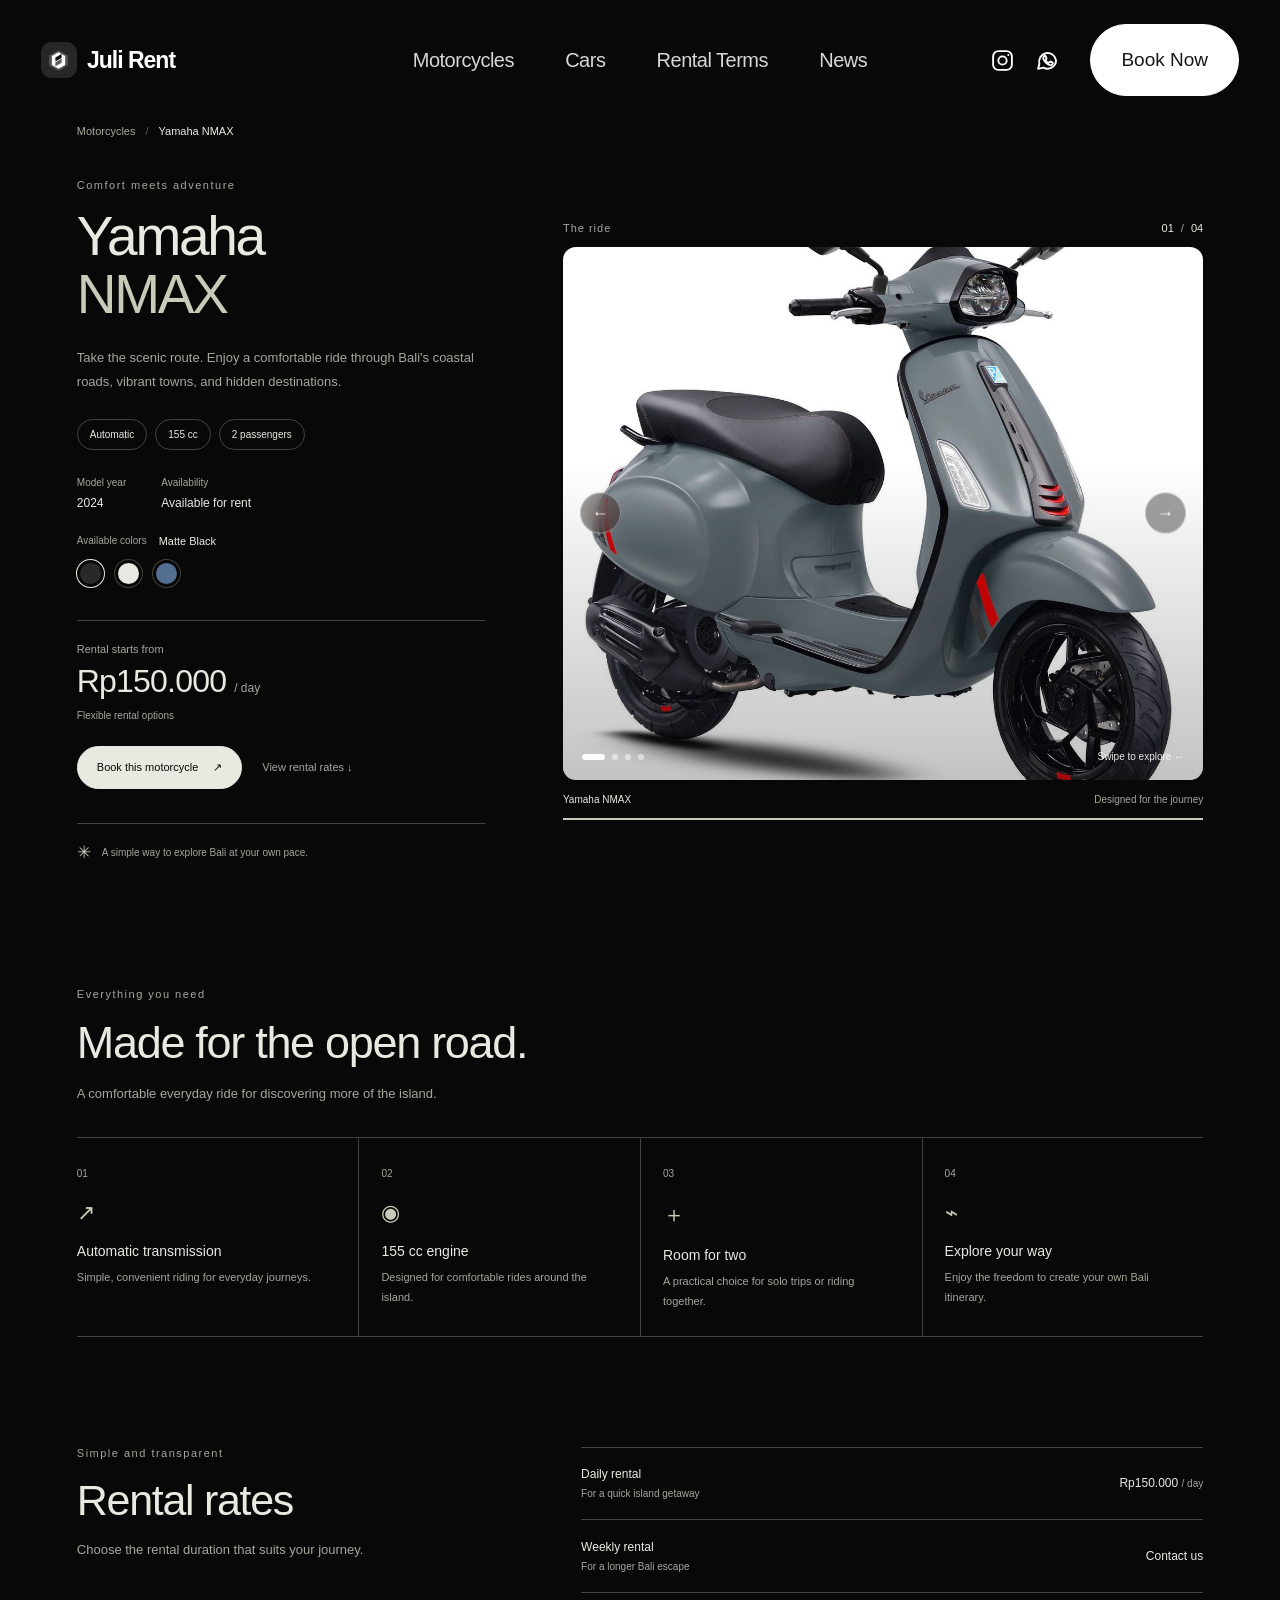
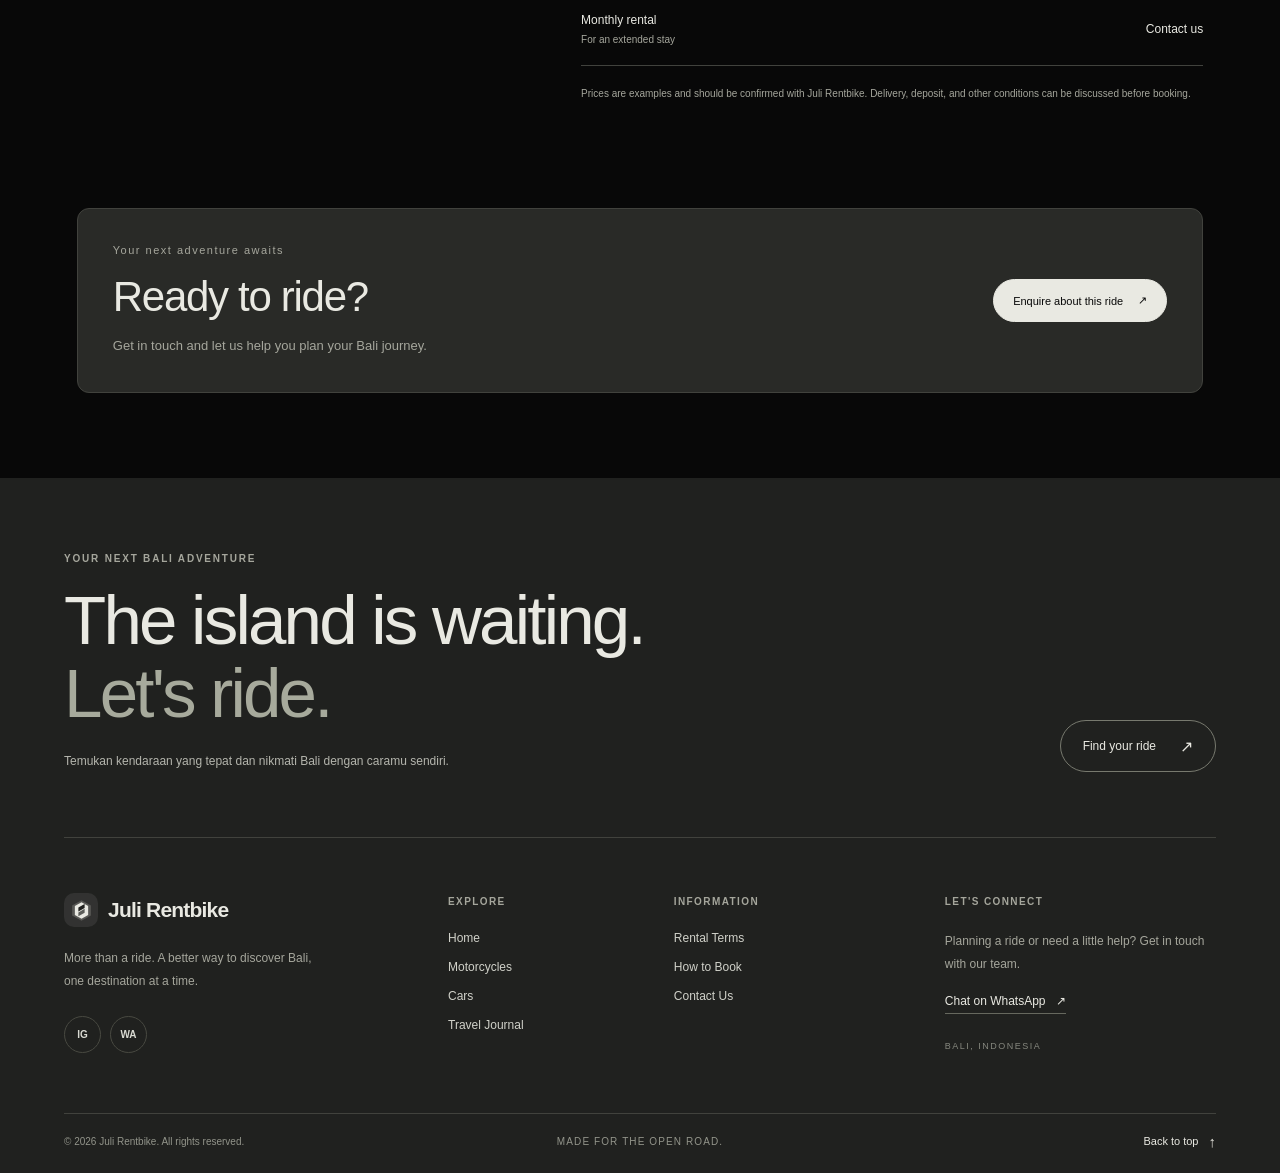
<file: pages/motor/motor1.html>
<!DOCTYPE html>
<html lang="id">
<head>
    <meta charset="UTF-8">
    <meta name="viewport" content="width=device-width, initial-scale=1.0">

    <title>Yamaha NMAX | Juli Rentbike</title>
    <meta name="description" content="Explore Bali with the Yamaha NMAX from Juli Rentbike.">

    <link rel="stylesheet" href="../../css/style.css">
    <link rel="stylesheet" href="../../css/navbar.css">
    <link rel="stylesheet" href="../../css/motor-detail.css">
    <link rel="stylesheet" href="../../css/footer.css">
</head>
<body>

    <div id="site-navbar"></div>

    <main class="motor-detail-page">

        <!-- Breadcrumb -->
        <div class="detail-breadcrumb">
            <a href="index.html">Motorcycles</a>
            <span>/</span>
            <span>Yamaha NMAX</span>
        </div>

        <!-- Main product section -->
        <section class="detail-hero">

            <div class="detail-copy">
                <span class="detail-eyebrow">
                    Comfort meets adventure
                </span>

                <h1>Yamaha <span>NMAX</span></h1>

                <p class="detail-intro">
                    Take the scenic route. Enjoy a comfortable ride through
                    Bali's coastal roads, vibrant towns, and hidden destinations.
                </p>

               
                <div class="detail-tags">
                    <span>Automatic</span>
                    <span>155 cc</span>
                    <span>2 passengers</span>
                </div>

                <div class="motor-meta">
                    <div class="motor-meta-item">
                        <span class="motor-meta-label">Model year</span>
                        <span class="motor-meta-value">2024</span>
                    </div>

                    <div class="motor-meta-item">
                        <span class="motor-meta-label">Availability</span>
                        <span class="motor-meta-value">Available for rent</span>
                    </div>
                </div>
                
                <div class="motor-colors">
                    <div class="motor-colors-heading">
                        <span class="motor-meta-label">Available colors</span>
                        <span class="motor-selected-color" id="selectedColorName">
                            Matte Black
                        </span>
                    </div>

                    <div class="motor-color-options">
                        <button
                            type="button"
                            class="motor-color-option is-selected"
                            data-color="Matte Black"
                            style="--swatch-color: #292929"
                            aria-label="Matte Black"
                            aria-pressed="true">
                        </button>

                        <button
                            type="button"
                            class="motor-color-option"
                            data-color="White"
                            style="--swatch-color: #e9e9e4"
                            aria-label="White"
                            aria-pressed="false">
                        </button>

                        <button
                            type="button"
                            class="motor-color-option"
                            data-color="Blue"
                            style="--swatch-color: #536e91"
                            aria-label="Blue"
                            aria-pressed="false">
                        </button>
                    </div>
                </div>

                <div class="detail-price-main">
                    <div>
                        <span class="detail-price-label">Rental starts from</span>
                        <div class="detail-price-value">
                            <strong>Rp150.000</strong>
                            <span>/ day</span>
                        </div>
                    </div>

                    <span class="detail-price-note">Flexible rental options</span>
                </div>

                <div class="detail-actions">
                    <a href="../contact.html" class="detail-book-button">
                        Book this motorcycle <span>↗</span>
                    </a>

                    <a href="#rental-rates" class="detail-rates-link">
                        View rental rates <span>↓</span>
                    </a>
                </div>

                <div class="detail-trust">
                    <span class="trust-icon">✳</span>
                    <p>A simple way to explore Bali at your own pace.</p>
                </div>
            </div>

            <!-- Image slider -->
            <div class="detail-gallery" id="detailGallery">

                <div class="gallery-topline">
                    <span class="gallery-label">The ride</span>
                    <span class="gallery-counter" id="galleryCounter">
                        01 <span>/</span> 04
                    </span>
                </div>

                <div class="gallery-window" id="galleryWindow">
                    <div class="gallery-track" id="galleryTrack">

                        <div class="gallery-slide">
                            <img
                                src="../../images/vesmet.png"
                                alt="Yamaha NMAX front view"
                                draggable="false">
                        </div>

                        <div class="gallery-slide">
                            <img
                                src="../../images/vesmet.png"
                                alt="Yamaha NMAX side view"
                                loading="lazy"
                                draggable="false">
                        </div>

                        <div class="gallery-slide">
                            <img
                                src="../../images/vesmet.png"
                                alt="Yamaha NMAX rear view"
                                loading="lazy"
                                draggable="false">
                        </div>

                        <div class="gallery-slide">
                            <img
                                src="../../images/vesmet.png"
                                alt="Yamaha NMAX detail view"
                                loading="lazy"
                                draggable="false">
                        </div>

                    </div>

                    <div class="gallery-overlay"></div>

                    <button
                        class="gallery-arrow gallery-prev"
                        id="galleryPrev"
                        type="button"
                        aria-label="Previous image">
                        <span>←</span>
                    </button>

                    <button
                        class="gallery-arrow gallery-next"
                        id="galleryNext"
                        type="button"
                        aria-label="Next image">
                        <span>→</span>
                    </button>

                    <div class="gallery-bottom">
                        <div class="gallery-dots" id="galleryDots">
                            <button class="gallery-dot is-active" type="button" aria-label="Show image 1"></button>
                            <button class="gallery-dot" type="button" aria-label="Show image 2"></button>
                            <button class="gallery-dot" type="button" aria-label="Show image 3"></button>
                            <button class="gallery-dot" type="button" aria-label="Show image 4"></button>
                        </div>

                        <span class="gallery-swipe-label">Swipe to explore ↔</span>
                    </div>
                </div>

                <div class="gallery-caption">
                    <span>Yamaha NMAX</span>
                    <span>Designed for the journey</span>
                </div>

                <div class="gallery-progress">
                    <span id="galleryProgress"></span>
                </div>

            </div>
        </section>

        <!-- Information and rates -->
        <section class="detail-information">

            <div class="detail-section-heading">
                <span class="detail-eyebrow">Everything you need</span>
                <h2>Made for the open road.</h2>
                <p>
                    A comfortable everyday ride for discovering more of the island.
                </p>
            </div>

            <div class="detail-spec-grid">

                <article class="detail-spec">
                    <span class="spec-number">01</span>
                    <span class="spec-icon">↗</span>
                    <h3>Automatic transmission</h3>
                    <p>Simple, convenient riding for everyday journeys.</p>
                </article>

                <article class="detail-spec">
                    <span class="spec-number">02</span>
                    <span class="spec-icon">◉</span>
                    <h3>155 cc engine</h3>
                    <p>Designed for comfortable rides around the island.</p>
                </article>

                <article class="detail-spec">
                    <span class="spec-number">03</span>
                    <span class="spec-icon">＋</span>
                    <h3>Room for two</h3>
                    <p>A practical choice for solo trips or riding together.</p>
                </article>

                <article class="detail-spec">
                    <span class="spec-number">04</span>
                    <span class="spec-icon">⌁</span>
                    <h3>Explore your way</h3>
                    <p>Enjoy the freedom to create your own Bali itinerary.</p>
                </article>

            </div>

        </section>

        <!-- Rental rates -->
        <section class="detail-rates" id="rental-rates">

            <div class="rates-heading">
                <span class="detail-eyebrow">Simple and transparent</span>
                <h2>Rental rates</h2>
                <p>Choose the rental duration that suits your journey.</p>
            </div>

            <div class="rates-table">

                <div class="rate-row">
                    <div>
                        <span class="rate-name">Daily rental</span>
                        <span class="rate-description">For a quick island getaway</span>
                    </div>
                    <strong>Rp150.000 <small>/ day</small></strong>
                </div>

                <div class="rate-row">
                    <div>
                        <span class="rate-name">Weekly rental</span>
                        <span class="rate-description">For a longer Bali escape</span>
                    </div>
                    <strong>Contact us</strong>
                </div>

                <div class="rate-row">
                    <div>
                        <span class="rate-name">Monthly rental</span>
                        <span class="rate-description">For an extended stay</span>
                    </div>
                    <strong>Contact us</strong>
                </div>

                <p class="rates-note">
                    Prices are examples and should be confirmed with Juli Rentbike.
                    Delivery, deposit, and other conditions can be discussed before booking.
                </p>

            </div>

        </section>

        <!-- Booking call to action -->
        <section class="detail-booking-cta">
            <div>
                <span class="detail-eyebrow">Your next adventure awaits</span>
                <h2>Ready to ride?</h2>
                <p>Get in touch and let us help you plan your Bali journey.</p>
            </div>

            <a href="../contact.html" class="detail-book-button">
                Enquire about this ride <span>↗</span>
            </a>
        </section>

    </main>

    <div id="site-footer-mount"></div>

    <script src="../../js/navbar.js" defer></script>
    <script src="../../js/motor-detail.js" defer></script>
    <script src="../../js/footer.js" defer></script>

</body>
</html>
</file>
<file: css/navbar.css>
.navbar {
    position: fixed;
    top: 0;
    left: 0;
    z-index: 1000;
    width: 100%;
    padding: 24px 3.2%;
    color: #fff;
    font-family: Arial, Helvetica, sans-serif;
}

.navbar *,
.navbar *::before,
.navbar *::after {
    box-sizing: border-box;
}

.navbar a {
    color: inherit;
    text-decoration: none;
}

.navbar button {
    font: inherit;
}

.navbar-inner {
    display: grid;
    grid-template-columns: 1fr auto 1fr;
    align-items: center;
    gap: 32px;
    width: 100%;
    min-height: 50px;
}

/* LOGO */

.navbar-logo {
    display: inline-flex;
    align-items: center;
    gap: 10px;
    width: fit-content;
    flex-shrink: 0;
}

.logo-icon {
    display: grid;
    place-items: center;
    width: 36px;
    height: 36px;
    overflow: hidden;
    border-radius: 11px;
    background: rgba(255, 255, 255, 0.13);
}

.logo-icon svg {
    width: 25px;
    height: 25px;
}

.logo-text {
    font-size: 23px;
    font-weight: 700;
    letter-spacing: -1px;
}

/* DESKTOP LINKS */

.navbar-links {
    display: flex;
    align-items: center;
    justify-content: center;
    gap: clamp(32px, 4vw, 72px);
    white-space: nowrap;
}

.navbar-links > a {
    color: rgba(255, 255, 255, 0.84);
    font-size: 20px;
    letter-spacing: -0.5px;
    transition: color 0.2s ease;
}

.navbar-links > a:hover {
    color: #fff;
}

/* ACTIONS */

.navbar-actions {
    display: flex;
    align-items: center;
    justify-content: flex-end;
    gap: 30px;
}

.navbar-socials {
    display: flex;
    align-items: center;
    gap: 20px;
}

.navbar-socials a {
    display: inline-flex;
    align-items: center;
    justify-content: center;
    transition: opacity 0.2s ease;
}

.navbar-socials a:hover {
    opacity: 0.65;
}

.navbar-socials svg {
    display: block;
    width: 25px;
    height: 25px;
}

.navbar-book {
    display: inline-flex;
    align-items: center;
    justify-content: center;
    min-height: 72px;
    padding: 0 30px;
    border: 1px solid #fff;
    border-radius: 100px;
    background: #fff;
    color: #171717 !important;
    font-size: 19px;
    white-space: nowrap;
    transition:
        background 0.25s ease,
        color 0.25s ease,
        transform 0.25s ease;
}

.navbar-book:hover {
    background: #e9e9e9;
    transform: translateY(-2px);
}

/* MOBILE CONTROLS */

.navbar-toggle,
.navbar-mobile-panel {
    display: none;
}

.navbar-toggle {
    padding: 10px;
    border: 0;
    background: transparent;
    color: #fff;
    cursor: pointer;
}

.navbar-toggle span,
.navbar-close span {
    display: block;
    width: 25px;
    height: 2px;
    border-radius: 2px;
    background: currentColor;
    transition:
        transform 0.25s ease,
        width 0.25s ease;
}

.navbar-toggle span + span {
    width: 17px;
    margin-top: 7px;
    margin-left: auto;
}

/* =========================
   TABLET
========================= */

@media (max-width: 1100px) {
    .navbar {
        padding-right: 3%;
        padding-left: 3%;
    }

    .navbar-inner {
        gap: 20px;
    }

    .navbar-links {
        gap: 26px;
    }

    .navbar-links > a {
        font-size: 17px;
    }

    .navbar-actions {
        gap: 20px;
    }

    .navbar-socials {
        gap: 14px;
    }

    .navbar-book {
        min-height: 60px;
        padding: 0 24px;
        font-size: 16px;
    }
}

/* =========================
   MOBILE NAVIGATION
========================= */

@media (max-width: 760px) {
    .navbar {
        padding: 16px;
    }

    .navbar-inner {
        display: flex;
        justify-content: space-between;
        min-height: 48px;
        gap: 12px;
    }

    .navbar-inner > .navbar-links,
    .navbar-inner > .navbar-actions {
        display: none;
    }

    .navbar-toggle {
        display: block;
        flex-shrink: 0;
        color: #fff;
    }

    /* Dropdown panel utama dengan background solid gelap dan teks putih */
    .navbar-mobile-panel {
        position: absolute;
        top: 12px;
        left: 16px;
        right: 16px;
        display: flex;
        flex-direction: column;
        gap: 20px;
        width: auto;
        height: auto;
        min-height: 350px;
        max-height: calc(100vh - 24px);
        overflow-y: auto;
        padding: 24px;
        border: 1px solid rgba(255, 255, 255, 0.15);
        border-radius: 24px;
        background: #171717 !important;
        color: #ffffff !important;
        box-shadow: 0 25px 50px rgba(0, 0, 0, 0.8);
        z-index: 99999;

        opacity: 0;
        visibility: hidden;
        pointer-events: none;
        transform: translateY(-10px);
        transition: opacity 0.25s ease, visibility 0.25s ease, transform 0.25s ease;
    }

    /* Saat menu terbuka (is-open) */
    .navbar.is-open .navbar-mobile-panel {
        opacity: 1 !important;
        visibility: visible !important;
        pointer-events: auto !important;
        transform: translateY(0) !important;
    }

    .navbar.is-open .navbar-toggle {
        opacity: 0;
        pointer-events: none;
    }

    /* Bagian Atas Panel (Logo & Tombol Close) */
    .mobile-panel-top {
        display: flex;
        align-items: center;
        justify-content: space-between;
        width: 100%;
    }

    .mobile-panel-top .logo-icon {
        width: 32px;
        height: 32px;
        background: rgba(255, 255, 255, 0.15);
        display: grid;
        place-items: center;
        border-radius: 8px;
    }

    .mobile-panel-top .logo-icon svg {
        width: 20px;
        height: 20px;
        color: #fff;
    }

    .mobile-panel-top .logo-text {
        font-size: 18px;
        font-weight: 700;
        color: #ffffff !important;
    }

    /* Tombol Close (X) */
    .navbar-close {
        display: flex;
        flex-direction: column;
        justify-content: center;
        align-items: center;
        width: 36px;
        height: 36px;
        padding: 0;
        border: 0;
        background: rgba(255, 255, 255, 0.1);
        border-radius: 50%;
        color: #fff;
        cursor: pointer;
    }

    .navbar-close span {
        width: 18px;
        height: 2px;
        background: #fff;
        display: block;
    }

    .navbar-close span:first-child {
        transform: translateY(1px) rotate(45deg);
    }

    .navbar-close span:last-child {
        transform: translateY(-1px) rotate(-45deg);
    }

    /* MEMAKSA SEMUA LINK DI DALAM DROPDOWN BERWARNA PUTIH */
    .mobile-panel-links {
        display: flex;
        flex-direction: column;
        gap: 14px;
        width: 100%;
        border-top: 1px solid rgba(255, 255, 255, 0.15);
        border-bottom: 1px solid rgba(255, 255, 255, 0.15);
        padding: 16px 0;
    }

    .mobile-panel-links a,
    .mobile-panel-links a:visited,
    .mobile-panel-links a:link {
        display: block !important;
        font-size: 18px !important;
        font-weight: 500 !important;
        color: #ffffff !important;
        text-decoration: none !important;
        padding: 6px 0 !important;
        opacity: 1 !important;
        visibility: visible !important;
    }

    .mobile-panel-links a:hover {
        color: #60a5fa !important;
    }

    /* Bagian Bawah (Tombol Book & Sosmed) */
    .mobile-panel-bottom {
        display: flex;
        flex-direction: column;
        gap: 16px;
        width: 100%;
    }

    .mobile-panel-bottom a,
    .mobile-panel-bottom span {
        color: #ffffff !important;
        opacity: 1 !important;
        visibility: visible !important;
    }

    .mobile-panel-bottom .navbar-book {
        display: flex !important;
        align-items: center;
        justify-content: center;
        width: 100%;
        min-height: 48px;
        padding: 0 20px;
        border-radius: 30px;
        font-size: 16px;
        font-weight: 600;
        background: #ffffff !important;
        color: #171717 !important;
        text-decoration: none;
    }

    .mobile-panel-bottom .navbar-socials {
        display: flex;
        gap: 20px;
        align-items: center;
        justify-content: center;
        margin-top: 5px;
    }

    .mobile-panel-bottom .navbar-socials svg {
        width: 24px;
        height: 24px;
        stroke: #ffffff !important;
    }
}

/* =========================
   VERY SMALL PHONES
========================= */

@media (max-width: 360px) {
    .navbar {
        padding: 12px;
    }

    .navbar-mobile-panel {
        right: 12px;
        left: 12px;
    }
}

/* =========================
   REDUCED MOTION ACCESSIBILITY
========================= */

@media (prefers-reduced-motion: reduce) {
    .navbar *,
    .navbar *::before,
    .navbar *::after {
        scroll-behavior: auto !important;
        transition-duration: 0.01ms !important;
    }
}
</file>
<file: css/style.css>
* {
    box-sizing: border-box;
}

body {
    margin: 0;
    background: #080808;
    color: #fff;
    font-family: Arial, Helvetica, sans-serif;
}


.hero {
    position: relative;
    display: flex;
    align-items: center;
    min-height: 100svh;
    padding: 150px 3.2% 80px;
    overflow: hidden;

    /* Foto background */
    background-image:
        linear-gradient(
            90deg,
            rgba(0, 0, 0, 0.75) 0%,
            rgba(0, 0, 0, 0.35) 55%,
            rgba(0, 0, 0, 0.10) 100%
        ),
        url("../images/nmax.png");

    background-size: cover;
    background-position: center;
    background-repeat: no-repeat;
}

.hero-content {
    position: relative;
    z-index: 1;
    max-width: 900px;
}

.hero-eyebrow {
    display: inline-block;
    margin-bottom: 24px;
    padding: 12px 20px;
    border-radius: 40px;
    background: rgba(255, 255, 255, 0.1);
    font-size: 15px;
}

.hero h1 {
    margin: 0;
    font-size: clamp(46px, 6.2vw, 100px);
    font-weight: 500;
    line-height: 1.08;
    letter-spacing: -0.065em;
}

.hero-content > p:not(.hero-eyebrow) {
    margin: 24px 0 32px;
    color: #d0d0d0;
    font-size: clamp(15px, 1.5vw, 22px);
    line-height: 1.6;
}

.hero-button {
    display: inline-flex;
    align-items: center;
    min-height: 58px;
    padding: 0 27px;
    border-radius: 40px;
    background: #fff;
    color: #171717;
    text-decoration: none;
    font-size: 16px;
}


@media (max-width: 760px) {
    .hero {
        min-height: 100svh;
        padding: 140px 22px 60px;
        background-position: 60% center;
    }



    .hero h1 {
        font-size: clamp(43px, 11vw, 68px);
    }
}

.fleet-section {
    position: relative;
    padding: 110px 4% 45px;
    background: #080808;
    color: #fff;
    overflow: hidden;
}

.fleet-container {
    width: 100%;
    max-width: 1600px;
    margin: 0 auto;
}

/* Heading */

.fleet-heading {
    display: flex;
    align-items: flex-end;
    justify-content: space-between;
    gap: 40px;
    margin-bottom: 42px;
}

.fleet-heading-left {
    max-width: 650px;
}

.fleet-eyebrow {
    margin: 0 0 17px;
    color: #aaa;
    font-size: 11px;
    font-weight: 600;
    letter-spacing: 3px;
}

.fleet-heading-left h2 {
    margin: 0;
    font-size: clamp(36px, 5vw, 68px);
    font-weight: 500;
    line-height: 1.05;
    letter-spacing: -3px;
}

.fleet-heading-left h2 span {
    color: #888;
}

.fleet-heading-right {
    max-width: 360px;
}

.fleet-heading-right > p {
    margin: 0 0 20px;
    color: #a5a5a5;
    font-size: 14px;
    line-height: 1.8;
}

.fleet-view-all {
    display: inline-flex;
    align-items: center;
    gap: 14px;
    color: #fff;
    font-size: 13px;
    text-decoration: none;
    border-bottom: 1px solid #555;
    padding-bottom: 8px;
    transition: color 0.25s ease;
}

.fleet-view-all:hover {
    color: #bdbdbd;
}

.fleet-view-all span {
    font-size: 18px;
}

/* Grid */

.fleet-grid {
    display: grid;
    grid-template-columns: repeat(4, minmax(0, 1fr));
    gap: 16px;
}

/* Card */

.fleet-card {
    min-width: 0;
    overflow: hidden;
    border: 1px solid #252525;
    border-radius: 15px;
    background: #0b0b0b;
    transition:
        border-color 0.3s ease,
        transform 0.3s ease;
}

.fleet-card:hover {
    border-color: #555;
    transform: translateY(-4px);
}

.fleet-image-link {
    display: block;
    color: inherit;
    text-decoration: none;
}

.fleet-image {
    position: relative;
    height: 250px;
    overflow: hidden;
    background: #191919;
    border-radius: 14px 14px 0 0;
}

.fleet-image img {
    display: block;
    width: 100%;
    height: 100%;
    object-fit: cover;
    object-position: center;
    transition: transform 0.6s ease;
}

.fleet-card:hover .fleet-image img {
    transform: scale(1.06);
}

/* Image overlay */

.fleet-image::after {
    content: "";
    position: absolute;
    inset: 35% 0 0;
    background: linear-gradient(
        to bottom,
        transparent,
        rgba(0, 0, 0, 0.3)
    );
    pointer-events: none;
}

/* Badges */

.fleet-badges {
    position: absolute;
    top: 13px;
    left: 12px;
    z-index: 1;
    display: flex;
    flex-wrap: wrap;
    gap: 6px;
}

.fleet-badges span {
    display: inline-flex;
    align-items: center;
    min-height: 23px;
    padding: 0 9px;
    border: 1px solid rgba(255, 255, 255, 0.2);
    border-radius: 30px;
    background: rgba(12, 12, 12, 0.8);
    color: #fff;
    font-size: 8px;
    font-weight: 600;
    letter-spacing: 0.5px;
    -webkit-backdrop-filter: blur(8px);
    backdrop-filter: blur(8px);
}

.fleet-image-arrow {
    position: absolute;
    right: 13px;
    bottom: 13px;
    z-index: 1;
    display: grid;
    place-items: center;
    width: 34px;
    height: 34px;
    border: 1px solid rgba(255, 255, 255, 0.55);
    border-radius: 50%;
    color: #fff;
    font-size: 17px;
    opacity: 0;
    transform: translateY(5px);
    transition:
        opacity 0.3s ease,
        transform 0.3s ease;
}

.fleet-card:hover .fleet-image-arrow {
    opacity: 1;
    transform: translateY(0);
}

/* Card information */

.fleet-card-info {
    display: flex;
    align-items: center;
    justify-content: space-between;
    gap: 10px;
    padding: 19px 15px 17px;
}

.fleet-category {
    margin: 0 0 9px;
    color: #858585;
    font-size: 9px;
    letter-spacing: 1.5px;
}

.fleet-card-info h3 {
    margin: 0 0 10px;
    color: #fff;
    font-size: clamp(13px, 1.1vw, 17px);
    font-weight: 500;
    line-height: 1.4;
}

.fleet-price {
    margin: 0;
    color: #999;
    font-size: 11px;
    line-height: 1.6;
}

.fleet-price strong {
    color: #e6e6e6;
    font-weight: 500;
}

.fleet-card-link {
    display: grid;
    place-items: center;
    flex-shrink: 0;
    width: 34px;
    height: 34px;
    border: 1px solid #333;
    border-radius: 50%;
    color: #fff;
    font-size: 17px;
    text-decoration: none;
    transition:
        background 0.25s ease,
        color 0.25s ease;
}

.fleet-card-link:hover {
    background: #fff;
    color: #111;
}

/* Footer */

.fleet-footer {
    display: flex;
    justify-content: space-between;
    gap: 20px;
    margin-top: 30px;
    padding-top: 17px;
    border-top: 1px solid #292929;
}

.fleet-footer p {
    margin: 0;
    color: #858585;
    font-size: 10px;
    letter-spacing: 1.5px;
}

/* ========================================
   RESPONSIVE
======================================== */

@media (max-width: 1100px) {
    .fleet-section {
        padding-right: 3%;
        padding-left: 3%;
    }

    .fleet-grid {
        grid-template-columns: repeat(2, minmax(0, 1fr));
        gap: 20px;
    }

    .fleet-image {
        height: clamp(220px, 32vw, 340px);
    }

    .fleet-card-info h3 {
        font-size: 17px;
    }
}

@media (max-width: 760px) {
    .fleet-section {
        padding: 75px 16px 30px;
    }

    .fleet-heading {
        display: block;
        margin-bottom: 28px;
    }

    .fleet-eyebrow {
        margin-bottom: 13px;
        font-size: 9px;
        letter-spacing: 2px;
    }

    .fleet-heading-left h2 {
        max-width: 400px;
        font-size: clamp(35px, 9vw, 48px);
        letter-spacing: -1.8px;
        line-height: 1.08;
    }

    .fleet-heading-right {
        margin-top: 18px;
    }

    .fleet-heading-right > p {
        max-width: 340px;
        font-size: 13px;
    }

    .fleet-view-all {
        font-size: 12px;
    }

    .fleet-grid {
        grid-template-columns: 1fr;
        gap: 20px;
    }

    .fleet-image {
        height: clamp(230px, 65vw, 340px);
    }

    .fleet-badges {
        top: 12px;
        left: 12px;
    }

    .fleet-card-info {
        padding: 17px 14px;
    }

    .fleet-card-info h3 {
        font-size: 17px;
    }

    .fleet-price {
        font-size: 11px;
    }

    .fleet-image-arrow {
        opacity: 1;
        transform: none;
    }

    .fleet-footer {
        flex-direction: column;
        gap: 9px;
        margin-top: 25px;
    }

    .fleet-footer p {
        font-size: 9px;
    }
}

@media (prefers-reduced-motion: reduce) {
    .fleet-card,
    .fleet-image img,
    .fleet-image-arrow,
    .fleet-card-link {
        transition: none;
    }
}

.benefits-section {
    position: relative;
    padding: 100px 4% 55px;
    background: #080808;
    color: #fff;
}

.benefits-container {
    width: 100%;
    max-width: 1600px;
    margin: 0 auto;
}

/* Heading */

.benefits-heading {
    max-width: 650px;
    margin: 0 auto 42px;
    text-align: center;
}

.benefits-eyebrow {
    margin: 0 0 14px;
    color: #999;
    font-size: 10px;
    font-weight: 600;
    letter-spacing: 3px;
}

.benefits-heading h2 {
    margin: 0;
    font-size: clamp(32px, 4vw, 52px);
    font-weight: 500;
    letter-spacing: -2px;
    line-height: 1.1;
}

.benefits-heading h2 span {
    color: #858585;
}

.benefits-description {
    max-width: 440px;
    margin: 16px auto 0;
    color: #a0a0a0;
    font-size: 13px;
    line-height: 1.8;
}

/* Grid */

.benefits-grid {
    display: grid;
    grid-template-columns: repeat(2, minmax(0, 1fr));
    gap: 14px;
}

/* Benefit card */

.benefit-card {
    position: relative;
    min-height: 270px;
    overflow: hidden;
    isolation: isolate;
    border-radius: 15px;
    background: #181818;
}

.benefit-card > img {
    position: absolute;
    inset: 0;
    z-index: -2;
    width: 100%;
    height: 100%;
    object-fit: cover;
    object-position: center;
    transition: transform 0.7s ease;
}

.benefit-card:hover > img {
    transform: scale(1.045);
}

/* Dark overlay for text readability */

.benefit-overlay {
    position: absolute;
    inset: 0;
    z-index: -1;
    background: linear-gradient(
        180deg,
        rgba(0, 0, 0, 0.02) 15%,
        rgba(0, 0, 0, 0.15) 40%,
        rgba(0, 0, 0, 0.88) 100%
    );
}

/* Text */

.benefit-content {
    position: absolute;
    right: 24px;
    bottom: 23px;
    left: 24px;
}

.benefit-number {
    display: inline-block;
    margin-bottom: 11px;
    color: #dedede;
    font-size: 9px;
    font-weight: 600;
    letter-spacing: 1.8px;
}

.benefit-content h3 {
    margin: 0 0 8px;
    color: #fff;
    font-size: clamp(18px, 2vw, 25px);
    font-weight: 500;
    letter-spacing: -0.5px;
}

.benefit-content p {
    max-width: 380px;
    margin: 0;
    color: rgba(255, 255, 255, 0.8);
    font-size: 12px;
    line-height: 1.7;
}

/* Footer */

.benefits-footer {
    display: flex;
    align-items: center;
    justify-content: space-between;
    gap: 20px;
    margin-top: 26px;
    padding-top: 18px;
    border-top: 1px solid #282828;
}

.benefits-footer > span {
    color: #888;
    font-size: 9px;
    letter-spacing: 2px;
}

.benefits-footer > a {
    display: inline-flex;
    align-items: center;
    gap: 12px;
    color: #fff;
    font-size: 12px;
    text-decoration: none;
}

.benefits-footer > a span {
    font-size: 18px;
    transition: transform 0.25s ease;
}

.benefits-footer > a:hover span {
    transform: translate(3px, -3px);
}

/* ========================================
   RESPONSIVE
======================================== */

@media (max-width: 760px) {
    .benefits-section {
        padding: 75px 16px 35px;
    }

    .benefits-heading {
        margin-bottom: 28px;
        text-align: left;
    }

    .benefits-eyebrow {
        font-size: 9px;
        letter-spacing: 2px;
    }

    .benefits-heading h2 {
        font-size: clamp(32px, 8vw, 43px);
        letter-spacing: -1.4px;
    }

    .benefits-description {
        margin: 13px 0 0;
        font-size: 12px;
    }

    .benefits-grid {
        grid-template-columns: 1fr;
        gap: 13px;
    }

    .benefit-card {
        min-height: 260px;
    }

    .benefit-content {
        right: 18px;
        bottom: 19px;
        left: 18px;
    }

    .benefit-content h3 {
        font-size: 21px;
    }

    .benefit-content p {
        max-width: 310px;
        font-size: 12px;
    }

    .benefits-footer {
        align-items: flex-start;
        flex-direction: column;
        gap: 13px;
    }
}

@media (prefers-reduced-motion: reduce) {
    .benefit-card > img,
    .benefits-footer > a span {
        transition: none;
    }
}


.terms-section {
    padding: 100px 5%;
    background: #080808;;
    color: #e9e9e2;
    font-family: inherit;
}

.terms-section *,
.terms-section *::before,
.terms-section *::after {
    box-sizing: border-box;
}

.terms-container {
    max-width: 1440px;
    margin: 0 auto;
}

/* TOPLINE */

.terms-topline {
    display: flex;
    align-items: center;
    justify-content: space-between;
    gap: 20px;
    padding-bottom: 18px;
    border-bottom: 1px solid #41423d;
    color: #a5a69c;
    font-size: 10px;
    font-weight: 600;
    letter-spacing: 1.4px;
}

/* MAIN LAYOUT */

.terms-layout {
    display: grid;
    grid-template-columns: minmax(0, 0.85fr) minmax(0, 1.15fr);
    gap: clamp(45px, 8vw, 125px);
    padding: 65px 0 70px;
}

/* LEFT INTRO */

.terms-intro {
    display: flex;
    flex-direction: column;
    align-items: flex-start;
}

.terms-eyebrow {
    margin-bottom: 22px;
    color: #a9ab9e;
    font-size: 10px;
    font-weight: 600;
    letter-spacing: 1.8px;
}

.terms-intro h2 {
    max-width: 480px;
    margin: 0;
    color: #efefe9;
    font-size: clamp(38px, 4.2vw, 60px);
    font-weight: inherit;
    line-height: 1.08;
    letter-spacing: -2px;
}

.terms-intro h2 span {
    color: #a7aa9c;
}

.terms-description {
    max-width: 390px;
    margin: 24px 0 0;
    color: #b6b7af;
    font-size: 13px;
    line-height: 1.9;
}

/* CONTACT NOTE */

.terms-note {
    display: grid;
    grid-template-columns: 38px 1fr;
    gap: 15px;
    width: 100%;
    max-width: 410px;
    margin-top: 40px;
    padding: 22px;
    border: 1px solid #41423d;
    border-radius: 12px;
    background: #292a27;
}

.terms-note-icon {
    display: grid;
    place-items: center;
    width: 35px;
    height: 35px;
    border: 1px solid #55564e;
    border-radius: 50%;
    color: #dfe0d7;
    font-size: 16px;
}

.terms-note h3 {
    margin: 2px 0 9px;
    color: #e9e9e2;
    font-size: 14px;
    font-weight: 600;
}

.terms-note p {
    margin: 0;
    color: #aeb0a6;
    font-size: 11px;
    line-height: 1.8;
}

.terms-note a {
    display: inline-flex;
    align-items: center;
    gap: 9px;
    margin-top: 15px;
    color: #e9e9e2;
    font-size: 11px;
    text-decoration: none;
}

.terms-note a span,
.terms-bottom a span {
    transition: transform 0.2s ease;
}

.terms-note a:hover span,
.terms-bottom a:hover span {
    transform: translate(3px, -2px);
}

.terms-footnote {
    display: flex;
    flex-wrap: wrap;
    gap: 18px;
    margin-top: auto;
    padding-top: 45px;
    color: #85877e;
    font-size: 9px;
    letter-spacing: 1px;
}

/* RIGHT CONTENT */

.terms-content {
    min-width: 0;
}

.terms-content-heading {
    display: flex;
    justify-content: space-between;
    gap: 15px;
    padding-bottom: 17px;
    border-bottom: 1px solid #41423d;
    color: #a5a69c;
    font-size: 9px;
    font-weight: 600;
    letter-spacing: 1.5px;
}

/* ACCORDION */

.terms-item {
    border-bottom: 1px solid #41423d;
}

.terms-item summary {
    display: grid;
    grid-template-columns: 30px minmax(0, 1fr) 22px;
    align-items: center;
    gap: 13px;
    min-height: 76px;
    cursor: pointer;
    list-style: none;
}

.terms-item summary::-webkit-details-marker {
    display: none;
}

.terms-number {
    color: #96988e;
    font-size: 10px;
    font-variant-numeric: tabular-nums;
}

.terms-title {
    color: #e8e8e1;
    font-size: 15px;
    font-weight: 500;
    line-height: 1.5;
    transition: color 0.2s ease;
}

.terms-item summary:hover .terms-title {
    color: #b9bcad;
}

/* PLUS / MINUS ICON */

.terms-icon {
    position: relative;
    width: 20px;
    height: 20px;
}

.terms-icon::before,
.terms-icon::after {
    position: absolute;
    top: 50%;
    left: 50%;
    width: 12px;
    height: 1px;
    background: #b8baaf;
    content: "";
    transform: translate(-50%, -50%);
    transition: transform 0.2s ease;
}

.terms-icon::after {
    transform: translate(-50%, -50%) rotate(90deg);
}

.terms-item[open] .terms-icon::after {
    transform: translate(-50%, -50%) rotate(0deg);
}

/* ACCORDION ANSWER */

.terms-answer {
    padding: 0 25px 25px 43px;
}

.terms-answer p {
    margin: 0 0 13px;
    color: #b7b8b0;
    font-size: 12px;
    line-height: 1.85;
}

.terms-answer ul {
    display: grid;
    gap: 9px;
    margin: 0;
    padding-left: 16px;
    color: #9fa197;
    font-size: 11px;
    line-height: 1.8;
}

.terms-answer li::marker {
    color: #9ca091;
}

/* DISCLAIMER */

.terms-disclaimer {
    display: grid;
    grid-template-columns: 12px 1fr;
    gap: 8px;
    margin-top: 24px;
    color: #8f9187;
}

.terms-disclaimer > span {
    color: #c0c2b5;
    font-size: 11px;
}

.terms-disclaimer p {
    margin: 0;
    font-size: 10px;
    line-height: 1.8;
}

/* BOTTOM LINE */

.terms-bottom {
    display: flex;
    align-items: center;
    justify-content: space-between;
    gap: 20px;
    padding-top: 20px;
    border-top: 1px solid #41423d;
    color: #92948a;
    font-size: 9px;
    letter-spacing: 1.2px;
}

.terms-bottom a {
    display: inline-flex;
    align-items: center;
    gap: 10px;
    color: #e4e4dc;
    font-size: 11px;
    letter-spacing: 0;
    text-decoration: none;
}

/* TABLET */

@media (max-width: 900px) {
    .terms-section {
        padding: 80px 4%;
    }

    .terms-layout {
        grid-template-columns: minmax(0, 0.8fr) minmax(0, 1.2fr);
        gap: 35px;
        padding-top: 50px;
    }

    .terms-intro h2 {
        font-size: clamp(34px, 5vw, 46px);
        letter-spacing: -1.5px;
    }

    .terms-note {
        grid-template-columns: 1fr;
        padding: 18px;
    }

    .terms-item summary {
        grid-template-columns: 24px minmax(0, 1fr) 20px;
        gap: 8px;
    }

    .terms-title {
        font-size: 13px;
    }

    .terms-answer {
        padding-left: 32px;
    }
}

/* MOBILE */

@media (max-width: 650px) {
    .terms-section {
        padding: 65px 20px;
    }

    .terms-topline {
        font-size: 8px;
        letter-spacing: 0.9px;
    }

    .terms-layout {
        grid-template-columns: 1fr;
        gap: 48px;
        padding: 45px 0;
    }

    .terms-intro h2 {
        max-width: 360px;
        font-size: clamp(38px, 10vw, 48px);
    }

    .terms-description {
        font-size: 12px;
    }

    .terms-note {
        grid-template-columns: 38px 1fr;
        max-width: none;
        margin-top: 28px;
        padding: 18px;
    }

    .terms-footnote {
        padding-top: 25px;
    }

    .terms-item summary {
        min-height: 70px;
    }

    .terms-title {
        font-size: 13px;
    }

    .terms-answer {
        padding: 0 6px 23px 35px;
    }

    .terms-answer p {
        font-size: 12px;
    }

    .terms-answer ul {
        font-size: 11px;
    }

    .terms-bottom {
        align-items: flex-start;
        flex-direction: column;
        gap: 16px;
        line-height: 1.6;
    }
}

/* ACCESSIBILITY */

@media (prefers-reduced-motion: reduce) {
    .terms-section *,
    .terms-section *::before,
    .terms-section *::after {
        transition: none !important;
    }
}
</file>
<file: css/rental-terms.css>
.terms-page {
    --terms-bg: #080808;
    --terms-panel: #292a27;
    --terms-text: #e9e9e2;
    --terms-muted: #a5a69c;
    --terms-line: #41423d;
    --terms-accent: #c8cbb7;

    padding: 115px 6% 70px;
    color: var(--terms-text);
    background: var(--terms-bg);
    font-family: inherit;
}

.terms-page *,
.terms-page *::before,
.terms-page *::after {
    box-sizing: border-box;
}

.terms-page h1,
.terms-page h2,
.terms-page h3,
.terms-page p {
    font-family: inherit;
}

.terms-page a {
    color: inherit;
    text-decoration: none;
}

.terms-page button,
.terms-page summary {
    font-family: inherit;
}

.terms-page a:focus-visible,
.terms-page summary:focus-visible {
    outline: 2px solid var(--terms-accent);
    outline-offset: 5px;
}

.terms-eyebrow {
    display: block;
    margin-bottom: 17px;
    color: var(--terms-muted);
    font-size: 11px;
    font-weight: 400;
    letter-spacing: 1.3px;
    text-transform: none;
}

/* Hero */

.terms-hero {
    max-width: 1440px;
    margin: 0 auto;
}

.terms-breadcrumb {
    display: flex;
    align-items: center;
    gap: 10px;
    margin-bottom: 60px;
    color: var(--terms-muted);
    font-size: 11px;
}

.terms-breadcrumb a:hover {
    color: var(--terms-text);
}

.terms-breadcrumb span:nth-child(2) {
    opacity: .5;
}

.terms-breadcrumb span:last-child {
    color: var(--terms-text);
}

.terms-hero-grid {
    min-height: 390px;
    display: grid;
    grid-template-columns: 1fr 220px;
    align-items: center;
    gap: 50px;
    padding-bottom: 60px;
}

.terms-hero-copy {
    max-width: 740px;
}

.terms-hero-copy h1 {
    margin: 0;
    font-size: clamp(46px, 7vw, 86px);
    line-height: .99;
    font-weight: 500;
    letter-spacing: -3.7px;
}

.terms-hero-copy h1 span,
.terms-contact h2 span {
    color: var(--terms-accent);
}

.terms-hero-copy > p {
    max-width: 460px;
    margin: 25px 0 28px;
    color: var(--terms-muted);
    font-size: 13px;
    line-height: 1.9;
}

.terms-primary-button {
    display: inline-flex;
    align-items: center;
    justify-content: center;
    gap: 23px;
    padding: 14px 19px;
    border: 1px solid var(--terms-text);
    border-radius: 30px;
    background: var(--terms-text);
    color: var(--terms-bg) !important;
    font-size: 11px;
    transition:
        background .25s ease,
        color .25s ease,
        transform .25s ease;
}

.terms-primary-button:hover {
    transform: translateY(-2px);
    color: var(--terms-text) !important;
    background: transparent;
}

.terms-hero-aside {
    align-self: end;
    padding-bottom: 28px;
}

.terms-aside-number {
    font-size: 12px;
}

.terms-aside-line {
    height: 1px;
    margin: 19px 0;
    background: var(--terms-line);
}

.terms-hero-aside > p {
    margin: 0;
    color: var(--terms-muted);
    font-size: 12px;
    line-height: 1.9;
}

.terms-aside-caption {
    display: block;
    margin-top: 42px;
    color: var(--terms-muted);
    font-size: 9px;
    letter-spacing: 1px;
}

.terms-hero-bottom {
    display: flex;
    justify-content: space-between;
    gap: 15px;
    padding: 17px 0;
    border-top: 1px solid var(--terms-line);
    border-bottom: 1px solid var(--terms-line);
    color: var(--terms-muted);
    font-size: 10px;
}

/* Overview */

.terms-overview {
    max-width: 1440px;
    margin: 110px auto 0;
}

.terms-overview-heading {
    margin-bottom: 35px;
}

.terms-overview-heading h2 {
    margin: 0;
    font-size: clamp(34px, 4vw, 47px);
    font-weight: 500;
    line-height: 1.12;
    letter-spacing: -1.5px;
}

.terms-overview-cards {
    display: grid;
    grid-template-columns: repeat(3, minmax(0, 1fr));
    border-top: 1px solid var(--terms-line);
    border-bottom: 1px solid var(--terms-line);
}

.terms-overview-card {
    position: relative;
    min-height: 225px;
    padding: 25px 28px 28px 0;
}

.terms-overview-card + .terms-overview-card {
    padding-left: 28px;
    border-left: 1px solid var(--terms-line);
}

.overview-number {
    color: var(--terms-muted);
    font-size: 10px;
}

.overview-icon {
    display: block;
    margin-top: 22px;
    color: var(--terms-accent);
    font-size: 22px;
}

.terms-overview-card h3 {
    margin: 20px 0 0;
    font-size: 15px;
    font-weight: 500;
}

.terms-overview-card p {
    max-width: 300px;
    margin: 10px 0 0;
    color: var(--terms-muted);
    font-size: 11px;
    line-height: 1.9;
}

/* Main terms */

.terms-content {
    max-width: 1440px;
    margin: 125px auto 0;
    scroll-margin-top: 100px;
}

.terms-content-heading {
    display: flex;
    justify-content: space-between;
    align-items: end;
    gap: 35px;
    margin-bottom: 45px;
}

.terms-content-heading h2 {
    margin: 0;
    font-size: clamp(38px, 5vw, 58px);
    font-weight: 500;
    letter-spacing: -2px;
}

.terms-content-heading > p {
    max-width: 390px;
    margin: 0 0 5px;
    color: var(--terms-muted);
    font-size: 12px;
    line-height: 1.9;
}

.terms-layout {
    display: grid;
    grid-template-columns: 240px minmax(0, 1fr);
    align-items: start;
    gap: clamp(35px, 7vw, 100px);
}

/* Sidebar */

.terms-sidebar {
    position: sticky;
    top: 110px;
    display: flex;
    flex-direction: column;
    align-items: stretch;
}

.terms-sidebar-label {
    margin-bottom: 19px;
    color: var(--terms-muted);
    font-size: 9px;
    letter-spacing: 1.4px;
}

.terms-side-link {
    display: flex;
    align-items: center;
    gap: 13px;
    padding: 15px 0;
    border-bottom: 1px solid var(--terms-line);
    color: var(--terms-muted) !important;
    font-size: 11px;
    transition: color .2s ease;
}

.terms-side-link span {
    color: #73746b;
    font-size: 10px;
    font-variant-numeric: tabular-nums;
}

.terms-side-link:hover,
.terms-side-link.is-active {
    color: var(--terms-text) !important;
}

.terms-side-link.is-active span {
    color: var(--terms-accent);
}

.terms-sidebar-note {
    margin-top: 38px;
    padding: 19px;
    border: 1px solid var(--terms-line);
    border-radius: 8px;
    background: var(--terms-panel);
}

.sidebar-note-icon {
    color: var(--terms-accent);
    font-size: 18px;
}

.terms-sidebar-note p {
    margin: 14px 0 10px;
    font-size: 12px;
}

.terms-sidebar-note a {
    color: var(--terms-muted);
    font-size: 10px;
    transition: color .2s ease;
}

.terms-sidebar-note a:hover {
    color: var(--terms-text);
}

/* Accordion */

.terms-group {
    padding-bottom: 33px;
    margin-bottom: 35px;
    border-bottom: 1px solid var(--terms-line);
    scroll-margin-top: 110px;
}

.terms-group-heading {
    display: flex;
    align-items: center;
    gap: 18px;
    margin-bottom: 18px;
}

.terms-group-heading > span {
    color: var(--terms-accent);
    font-size: 10px;
}

.terms-group-heading h3 {
    margin: 0;
    font-size: 19px;
    font-weight: 500;
    letter-spacing: -.3px;
}

.terms-item {
    border-top: 1px solid var(--terms-line);
}

.terms-item:last-child {
    border-bottom: 1px solid var(--terms-line);
}

.terms-item summary {
    min-height: 61px;
    padding: 19px 2px;
    display: flex;
    align-items: center;
    justify-content: space-between;
    gap: 20px;
    color: var(--terms-text);
    font-size: 12px;
    line-height: 1.6;
    list-style: none;
    cursor: pointer;
}

.terms-item summary::-webkit-details-marker {
    display: none;
}

.terms-toggle {
    position: relative;
    flex: 0 0 23px;
    width: 23px;
    height: 23px;
    border: 1px solid var(--terms-line);
    border-radius: 50%;
    transition:
        background .25s ease,
        border-color .25s ease,
        transform .35s ease;
}

.terms-toggle::before,
.terms-toggle::after {
    position: absolute;
    top: 50%;
    left: 50%;
    width: 8px;
    height: 1px;
    content: "";
    background: var(--terms-text);
    transform: translate(-50%, -50%);
}

.terms-toggle::after {
    transform: translate(-50%, -50%) rotate(90deg);
    transition: transform .25s ease;
}

.terms-item[open] .terms-toggle {
    border-color: var(--terms-accent);
    background: var(--terms-accent);
}

.terms-item[open] .terms-toggle::before,
.terms-item[open] .terms-toggle::after {
    background: var(--terms-bg);
}

.terms-item[open] .terms-toggle::after {
    transform: translate(-50%, -50%) rotate(0);
}

.terms-answer {
    display: grid;
    grid-template-rows: 1fr;
    animation: terms-answer-in .3s ease both;
}

.terms-answer p {
    max-width: 680px;
    margin: 0;
    padding: 0 36px 23px 2px;
    color: var(--terms-muted);
    font-size: 12px;
    line-height: 1.95;
}

@keyframes terms-answer-in {
    from {
        opacity: 0;
        transform: translateY(-5px);
    }

    to {
        opacity: 1;
        transform: translateY(0);
    }
}

/* Contact CTA */

.terms-contact {
    max-width: 1440px;
    margin: 100px auto 0;
    padding: clamp(27px, 5vw, 60px);
    display: flex;
    align-items: end;
    justify-content: space-between;
    gap: 40px;
    border: 1px solid var(--terms-line);
    border-radius: 12px;
    background: var(--terms-panel);
}

.terms-contact-content {
    max-width: 580px;
}

.terms-contact h2 {
    margin: 0;
    font-size: clamp(42px, 6vw, 70px);
    font-weight: 500;
    line-height: 1;
    letter-spacing: -2.5px;
}

.terms-contact-content > p {
    max-width: 400px;
    margin: 20px 0 0;
    color: var(--terms-muted);
    font-size: 12px;
    line-height: 1.9;
}

.terms-contact-action {
    display: flex;
    align-items: flex-start;
    flex-direction: column;
    gap: 16px;
}

.terms-contact-label {
    color: var(--terms-muted);
    font-size: 9px;
    letter-spacing: 1.3px;
}

.terms-secondary-link {
    color: var(--terms-muted) !important;
    font-size: 11px;
    transition: color .2s ease;
}

.terms-secondary-link:hover {
    color: var(--terms-text) !important;
}

.terms-disclaimer {
    max-width: 1440px;
    margin: 27px auto 0;
    color: var(--terms-muted);
    font-size: 10px;
    line-height: 1.8;
}

/* Responsive */

@media (max-width: 1000px) {
    .terms-page {
        padding-right: 5%;
        padding-left: 5%;
    }

    .terms-layout {
        grid-template-columns: 190px minmax(0, 1fr);
        gap: 35px;
    }

    .terms-hero-grid {
        grid-template-columns: 1fr 160px;
    }

    .terms-overview-card {
        padding-right: 20px;
    }

    .terms-overview-card + .terms-overview-card {
        padding-left: 20px;
    }

    .terms-contact {
        align-items: flex-start;
        flex-direction: column;
    }

    .terms-contact-action {
        flex-direction: row;
        align-items: center;
        flex-wrap: wrap;
    }
}

@media (max-width: 700px) {
    .terms-page {
        padding: 100px 20px 50px;
    }

    .terms-breadcrumb {
        margin-bottom: 40px;
    }

    .terms-hero-grid {
        min-height: auto;
        grid-template-columns: 1fr;
        gap: 35px;
        padding-bottom: 35px;
    }

    .terms-hero-copy h1 {
        font-size: clamp(45px, 12vw, 68px);
        letter-spacing: -2.6px;
    }

    .terms-hero-copy > p {
        font-size: 12px;
    }

    .terms-hero-aside {
        width: 100%;
        padding-bottom: 0;
    }

    .terms-aside-line {
        margin: 12px 0;
    }

    .terms-aside-caption {
        margin-top: 18px;
    }

    .terms-overview,
    .terms-content {
        margin-top: 75px;
    }

    .terms-overview-cards {
        grid-template-columns: 1fr;
    }

    .terms-overview-card {
        min-height: auto;
        padding: 23px 0 25px;
    }

    .terms-overview-card + .terms-overview-card {
        padding-left: 0;
        border-left: 0;
        border-top: 1px solid var(--terms-line);
    }

    .terms-overview-card p {
        max-width: 400px;
    }

    .terms-content-heading {
        align-items: flex-start;
        flex-direction: column;
        gap: 15px;
        margin-bottom: 30px;
    }

    .terms-content-heading > p {
        font-size: 11px;
    }

    .terms-layout {
        grid-template-columns: 1fr;
        gap: 35px;
    }

    .terms-sidebar {
        position: static;
        display: grid;
        grid-template-columns: repeat(2, minmax(0, 1fr));
        column-gap: 20px;
    }

    .terms-sidebar-label {
        grid-column: 1 / -1;
    }

    .terms-side-link {
        gap: 8px;
        font-size: 10px;
    }

    .terms-sidebar-note {
        grid-column: 1 / -1;
        margin-top: 25px;
    }

    .terms-group-heading h3 {
        font-size: 17px;
    }

    .terms-item summary {
        min-height: 59px;
        font-size: 11px;
    }

    .terms-answer p {
        padding-right: 10px;
        font-size: 11px;
    }

    .terms-contact {
        margin-top: 65px;
        padding: 27px 22px;
    }

    .terms-contact h2 {
        font-size: 48px;
    }

    .terms-contact-action {
        align-items: flex-start;
        flex-direction: column;
    }
}

@media (prefers-reduced-motion: reduce) {
    .terms-page *,
    .terms-page *::before,
    .terms-page *::after {
        animation-duration: .01ms !important;
        transition-duration: .01ms !important;
        scroll-behavior: auto !important;
    }
}
</file>
<file: css/footer.css>
.site-footer {
    --footer-bg: #20211f;
    --footer-panel: #292a27;
    --footer-text: #e9e9e2;
    --footer-muted: #a5a69c;
    --footer-line: #41423d;

    padding: 0 5%;
    background: var(--footer-bg);
    color: var(--footer-text);
    font-family: inherit;
}

.site-footer *,
.site-footer *::before,
.site-footer *::after {
    box-sizing: border-box;
}

.site-footer a {
    color: inherit;
    text-decoration: none;
}

.footer-cta,
.footer-main,
.footer-bottom {
    width: 100%;
    max-width: 1440px;
    margin-right: auto;
    margin-left: auto;
}

/* =========================
   CTA AREA
========================= */

.footer-cta {
    display: flex;
    align-items: flex-end;
    justify-content: space-between;
    gap: 35px;
    padding: 75px 0 65px;
}

.footer-eyebrow {
    display: block;
    margin-bottom: 20px;
    color: var(--footer-muted);
    font-size: 10px;
    font-weight: 600;
    letter-spacing: 1.8px;
}

.footer-cta-content h2 {
    margin: 0;
    color: var(--footer-text);
    font-size: clamp(40px, 5.4vw, 72px);
    font-weight: inherit;
    line-height: 1.05;
    letter-spacing: -2.8px;
}

.footer-cta-content h2 span {
    color: #a7aa9c;
}

.footer-cta-content > p {
    max-width: 390px;
    margin: 20px 0 0;
    color: #b4b5ad;
    font-size: 12px;
    line-height: 1.9;
}

.footer-cta-button {
    display: inline-flex;
    flex-shrink: 0;
    align-items: center;
    justify-content: center;
    gap: 24px;
    min-height: 52px;
    padding: 0 22px;
    border: 1px solid #77796e;
    border-radius: 50px;
    color: var(--footer-text);
    font-size: 12px;
    transition:
        background 0.25s ease,
        color 0.25s ease,
        border-color 0.25s ease;
}

.footer-cta-button span {
    font-size: 16px;
    transition: transform 0.2s ease;
}

.footer-cta-button:hover {
    border-color: #e9e9e2;
    background: #e9e9e2;
    color: #20211f;
}

.footer-cta-button:hover span {
    transform: translate(3px, -3px);
}

.footer-divider {
    width: 100%;
    max-width: 1440px;
    height: 1px;
    margin: 0 auto;
    background: var(--footer-line);
}

/* =========================
   MAIN FOOTER GRID
========================= */

.footer-main {
    display: grid;
    grid-template-columns: 1.5fr 0.8fr 1fr 1.2fr;
    gap: 45px;
    padding: 55px 0 60px;
}

/* BRAND */

.footer-logo {
    display: inline-flex;
    align-items: center;
    gap: 10px;
    font-size: 21px;
    font-weight: 700;
    letter-spacing: -0.8px;
}

.footer-logo-icon {
    display: grid;
    place-items: center;
    width: 34px;
    height: 34px;
    border-radius: 10px;
    background: rgba(255, 255, 255, 0.08);
}

.footer-logo-icon svg {
    display: block;
    width: 25px;
    height: 25px;
}

.footer-brand-description {
    max-width: 260px;
    margin: 20px 0 23px;
    color: var(--footer-muted);
    font-size: 12px;
    line-height: 1.9;
}

/* SOCIAL LINKS */

.footer-socials {
    display: flex;
    flex-wrap: wrap;
    gap: 9px;
}

.footer-socials a {
    display: grid;
    place-items: center;
    width: 37px;
    height: 37px;
    border: 1px solid #484941;
    border-radius: 50%;
    color: #d9dad2;
    font-size: 10px;
    font-weight: 600;
    transition:
        background 0.2s ease,
        color 0.2s ease;
}

.footer-socials a:hover {
    background: #e9e9e2;
    color: #20211f;
}

/* FOOTER COLUMNS */

.footer-column {
    display: flex;
    align-items: flex-start;
    flex-direction: column;
    gap: 15px;
}

.footer-column h3 {
    margin: 3px 0 9px;
    color: #a5a69c;
    font-size: 10px;
    font-weight: 600;
    letter-spacing: 1.4px;
}

.footer-column > a:not(.footer-contact-link) {
    color: #d0d1c9;
    font-size: 12px;
    transition: color 0.2s ease;
}

.footer-column > a:not(.footer-contact-link):hover {
    color: #fff;
}

/* CONTACT COLUMN */

.footer-contact > p {
    max-width: 260px;
    margin: -1px 0 3px;
    color: var(--footer-muted);
    font-size: 12px;
    line-height: 1.9;
}

.footer-contact-link {
    display: inline-flex;
    align-items: center;
    gap: 10px;
    padding-bottom: 5px;
    border-bottom: 1px solid #66685e;
    color: #e9e9e2;
    font-size: 12px;
}

.footer-contact-link span {
    transition: transform 0.2s ease;
}

.footer-contact-link:hover span {
    transform: translate(3px, -3px);
}

.footer-location {
    margin-top: 12px;
    color: #85877e;
    font-size: 9px;
    letter-spacing: 1.5px;
}

/* =========================
   BOTTOM BAR
========================= */

.footer-bottom {
    display: grid;
    grid-template-columns: 1fr 1fr 1fr;
    align-items: center;
    gap: 20px;
    padding: 19px 0 23px;
    border-top: 1px solid var(--footer-line);
}

.footer-bottom p {
    margin: 0;
    color: #92948a;
    font-size: 10px;
    line-height: 1.7;
}

.footer-bottom-center {
    text-align: center;
    letter-spacing: 1.1px;
}

.footer-back-top {
    display: inline-flex;
    align-items: center;
    justify-self: end;
    gap: 10px;
    color: #d0d1c9;
    font-size: 11px;
}

.footer-back-top span {
    font-size: 15px;
    transition: transform 0.2s ease;
}

.footer-back-top:hover span {
    transform: translateY(-3px);
}

/* =========================
   TABLET
========================= */

@media (max-width: 1000px) {
    .site-footer {
        padding-right: 4%;
        padding-left: 4%;
    }

    .footer-main {
        grid-template-columns: 1.3fr 1fr 1fr;
        gap: 38px 30px;
    }

    .footer-contact {
        grid-column: 1 / -1;
        padding-top: 5px;
    }

    .footer-cta-content h2 {
        font-size: clamp(42px, 6vw, 60px);
    }
}

/* =========================
   MOBILE
========================= */

@media (max-width: 650px) {
    .site-footer {
        padding-right: 20px;
        padding-left: 20px;
    }

    .footer-cta {
        align-items: flex-start;
        flex-direction: column;
        gap: 27px;
        padding: 60px 0 45px;
    }

    .footer-eyebrow {
        margin-bottom: 17px;
        font-size: 9px;
    }

    .footer-cta-content h2 {
        font-size: clamp(43px, 11vw, 58px);
        letter-spacing: -1.9px;
    }

    .footer-cta-content > p {
        max-width: 320px;
        font-size: 12px;
    }

    .footer-cta-button {
        min-height: 48px;
        padding: 0 19px;
    }

    .footer-main {
        grid-template-columns: repeat(2, minmax(0, 1fr));
        gap: 40px 22px;
        padding: 42px 0;
    }

    .footer-brand {
        grid-column: 1 / -1;
    }

    .footer-brand-description {
        max-width: 300px;
    }

    .footer-column h3 {
        font-size: 9px;
        letter-spacing: 1px;
    }

    .footer-column > a:not(.footer-contact-link),
    .footer-contact > p,
    .footer-contact-link {
        font-size: 11px;
    }

    .footer-contact {
        grid-column: 1 / -1;
    }

    .footer-bottom {
        grid-template-columns: 1fr auto;
        gap: 13px;
        padding: 20px 0 25px;
    }

    .footer-bottom p {
        font-size: 9px;
    }

    .footer-bottom-center {
        display: none;
    }

    .footer-back-top {
        font-size: 10px;
    }
}

/* SMALL PHONES */

@media (max-width: 360px) {
    .footer-main {
        gap: 35px 15px;
    }

    .footer-cta-content h2 {
        font-size: 40px;
    }

    .footer-bottom {
        grid-template-columns: 1fr;
    }

    .footer-back-top {
        justify-self: start;
    }
}

/* ACCESSIBILITY */

@media (prefers-reduced-motion: reduce) {
    .site-footer *,
    .site-footer *::before,
    .site-footer *::after {
        transition: none !important;
    }
}
</file>
<file: css/motor-detail.css>
.motor-detail-page {
    --detail-bg: #080808;
    --detail-panel: #292a27;
    --detail-text: #e9e9e2;
    --detail-muted: #a5a69c;
    --detail-line: #41423d;
    --detail-accent: #c8cbb7;

    padding: 125px 6% 85px;
    background: var(--detail-bg);
    color: var(--detail-text);
    font-family: inherit;
}

.motor-detail-page *,
.motor-detail-page *::before,
.motor-detail-page *::after {
    box-sizing: border-box;
}

.motor-detail-page h1,
.motor-detail-page h2,
.motor-detail-page h3,
.motor-detail-page p {
    font-family: inherit;
}

.motor-detail-page a {
    color: inherit;
    text-decoration: none;
}

.detail-breadcrumb {
    max-width: 1440px;
    margin: 0 auto 27px;
    display: flex;
    align-items: center;
    gap: 10px;
    color: var(--detail-muted);
    font-size: 11px;
}

.detail-breadcrumb a {
    transition: color .2s ease;
}

.detail-breadcrumb a:hover {
    color: var(--detail-text);
}

.detail-breadcrumb > span:nth-child(2) {
    opacity: .5;
}

.detail-breadcrumb > span:last-child {
    color: var(--detail-text);
}

.detail-hero {
    max-width: 1440px;
    margin: 0 auto;
    display: grid;
    grid-template-columns: minmax(280px, .78fr) minmax(0, 1.22fr);
    align-items: center;
    gap: clamp(40px, 6vw, 100px);
}

.detail-copy {
    padding: 15px 0;
}

.detail-eyebrow {
    display: block;
    margin-bottom: 17px;
    color: var(--detail-muted);
    font-size: 11px;
    font-weight: 400;
    letter-spacing: 1.5px;
    text-transform: none;
}

.detail-copy h1 {
    margin: 0;
    font-size: clamp(38px, 4.3vw, 64px);
    line-height: 1.05;
    font-weight: 500;
    letter-spacing: -2.3px;
}

.detail-copy h1 span {
    display: block;
    color: var(--detail-accent);
}

.detail-intro {
    max-width: 440px;
    margin: 22px 0 0;
    color: var(--detail-muted);
    font-size: 13px;
    line-height: 1.9;
}

.detail-tags {
    display: flex;
    flex-wrap: wrap;
    gap: 8px;
    margin-top: 24px;
}

.detail-tags span {
    padding: 9px 12px;
    border: 1px solid var(--detail-line);
    border-radius: 30px;
    color: var(--detail-text);
    font-size: 10px;
}

.detail-price-main {
    margin-top: 33px;
    padding-top: 22px;
    border-top: 1px solid var(--detail-line);
    display: flex;
    flex-direction: column;
    gap: 10px;
}

.detail-price-label {
    display: block;
    margin-bottom: 8px;
    color: var(--detail-muted);
    font-size: 11px;
}

.detail-price-value {
    display: flex;
    align-items: baseline;
    gap: 8px;
}

.detail-price-value strong {
    font-size: clamp(23px, 2.5vw, 32px);
    font-weight: 500;
    letter-spacing: -.8px;
}

.detail-price-value > span {
    color: var(--detail-muted);
    font-size: 12px;
}

.detail-price-note {
    color: var(--detail-muted);
    font-size: 10px;
}

.detail-actions {
    display: flex;
    flex-wrap: wrap;
    align-items: center;
    gap: 20px;
    margin-top: 25px;
}

.detail-book-button {
    display: inline-flex;
    justify-content: center;
    align-items: center;
    gap: 15px;
    padding: 14px 19px;
    border: 1px solid var(--detail-text);
    border-radius: 30px;
    background: var(--detail-text);
    color: var(--detail-bg) !important;
    font-size: 11px;
    transition:
        background .3s ease,
        color .3s ease,
        transform .3s ease;
}

.detail-book-button:hover {
    transform: translateY(-2px);
    background: transparent;
    color: var(--detail-text) !important;
}

.detail-rates-link {
    color: var(--detail-muted) !important;
    font-size: 11px;
    transition: color .2s ease;
}

.detail-rates-link:hover {
    color: var(--detail-text) !important;
}

.detail-trust {
    margin-top: 34px;
    padding-top: 18px;
    border-top: 1px solid var(--detail-line);
    display: flex;
    align-items: center;
    gap: 11px;
}

.trust-icon {
    color: var(--detail-accent);
    font-size: 17px;
}

.detail-trust p {
    margin: 0;
    color: var(--detail-muted);
    font-size: 10px;
    line-height: 1.7;
}

/* Gallery */

.detail-gallery {
    min-width: 0;
}

.gallery-topline {
    margin-bottom: 13px;
    display: flex;
    justify-content: space-between;
    align-items: center;
}

.gallery-label {
    color: var(--detail-muted);
    font-size: 11px;
    letter-spacing: 1px;
}

.gallery-counter {
    font-size: 11px;
    font-variant-numeric: tabular-nums;
}

.gallery-counter span {
    padding: 0 4px;
    color: var(--detail-muted);
}

.gallery-window {
    position: relative;
    width: 100%;
    overflow: hidden;
    border-radius: 13px;
    background: var(--detail-panel);
    isolation: isolate;
    touch-action: pan-y;
    -webkit-user-select: none;
    user-select: none;
}

.gallery-track {
    display: flex;
    width: 100%;
    transform: translate3d(0, 0, 0);
    transition: transform 850ms cubic-bezier(.22, .75, .18, 1);
    will-change: transform;
}

.gallery-slide {
    position: relative;
    flex: 0 0 100%;
    width: 100%;
    aspect-ratio: 1.2 / 1;
    overflow: hidden;
    background: var(--detail-panel);
}

.gallery-slide img {
    display: block;
    width: 100%;
    height: 100%;
    object-fit: cover;
    transform: scale(1.06);
    transition: transform 5.4s cubic-bezier(.2, .65, .3, 1);
    pointer-events: none;
}

.gallery-slide.is-current img {
    transform: scale(1);
}

.gallery-overlay {
    position: absolute;
    z-index: 1;
    inset: 40% 0 0;
    pointer-events: none;
    background: linear-gradient(
        to bottom,
        transparent,
        rgba(15, 16, 15, .25)
    );
}

.gallery-arrow {
    position: absolute;
    z-index: 3;
    top: 50%;
    width: 41px;
    height: 41px;
    display: grid;
    place-items: center;
    transform: translateY(-50%);
    border: 1px solid rgba(255, 255, 255, .32);
    border-radius: 50%;
    color: #fff;
    background: rgba(30, 31, 29, .42);
    -webkit-backdrop-filter: blur(10px);
    backdrop-filter: blur(10px);
    cursor: pointer;
    transition:
        background .25s ease,
        color .25s ease,
        border-color .25s ease,
        transform .25s ease;
}

.gallery-arrow:hover {
    transform: translateY(-50%) scale(1.08);
    color: var(--detail-bg);
    background: var(--detail-text);
    border-color: var(--detail-text);
}

.gallery-prev {
    left: 17px;
}

.gallery-next {
    right: 17px;
}

.gallery-arrow span {
    font-size: 17px;
    line-height: 1;
}

.gallery-bottom {
    position: absolute;
    z-index: 3;
    right: 19px;
    bottom: 18px;
    left: 19px;
    display: flex;
    justify-content: space-between;
    align-items: center;
    gap: 12px;
}

.gallery-dots {
    display: flex;
    align-items: center;
    gap: 7px;
}

.gallery-dot {
    width: 6px;
    height: 6px;
    padding: 0;
    border: 0;
    border-radius: 20px;
    background: rgba(255, 255, 255, .48);
    cursor: pointer;
    transition:
        width .35s ease,
        background .35s ease;
}

.gallery-dot.is-active {
    width: 23px;
    background: #fff;
}

.gallery-swipe-label {
    color: rgba(255, 255, 255, .9);
    font-size: 10px;
}

.gallery-caption {
    margin-top: 14px;
    display: flex;
    justify-content: space-between;
    gap: 15px;
    color: var(--detail-muted);
    font-size: 10px;
}

.gallery-caption span:first-child {
    color: var(--detail-text);
}

.gallery-progress {
    height: 2px;
    margin-top: 13px;
    overflow: hidden;
    background: var(--detail-line);
}

.gallery-progress span {
    display: block;
    width: 0;
    height: 100%;
    background: var(--detail-accent);
}

/* Specifications */

.detail-information {
    max-width: 1440px;
    margin: 110px auto 0;
}

.detail-section-heading {
    max-width: 550px;
    margin-bottom: 32px;
}

.detail-section-heading h2,
.rates-heading h2,
.detail-booking-cta h2 {
    margin: 0;
    font-size: clamp(30px, 4vw, 45px);
    font-weight: 500;
    line-height: 1.15;
    letter-spacing: -1.3px;
}

.detail-section-heading > p,
.rates-heading > p,
.detail-booking-cta > div > p {
    margin: 13px 0 0;
    color: var(--detail-muted);
    font-size: 13px;
    line-height: 1.8;
}

.detail-spec-grid {
    display: grid;
    grid-template-columns: repeat(4, minmax(0, 1fr));
    border-top: 1px solid var(--detail-line);
    border-bottom: 1px solid var(--detail-line);
}

.detail-spec {
    position: relative;
    min-height: 185px;
    padding: 25px 22px 24px 0;
}

.detail-spec + .detail-spec {
    padding-left: 22px;
    border-left: 1px solid var(--detail-line);
}

.spec-number {
    color: var(--detail-muted);
    font-size: 10px;
}

.spec-icon {
    display: block;
    margin-top: 19px;
    color: var(--detail-accent);
    font-size: 22px;
}

.detail-spec h3 {
    margin: 17px 0 0;
    font-size: 14px;
    font-weight: 500;
}

.detail-spec p {
    margin: 9px 0 0;
    color: var(--detail-muted);
    font-size: 11px;
    line-height: 1.8;
}

/* Rental rates */

.detail-rates {
    max-width: 1440px;
    margin: 110px auto 0;
    display: grid;
    grid-template-columns: .8fr 1.2fr;
    gap: clamp(35px, 7vw, 110px);
}

.rates-heading h2 {
    font-size: clamp(32px, 4vw, 43px);
}

.rates-table {
    min-width: 0;
}

.rate-row {
    min-height: 73px;
    padding: 17px 0;
    border-bottom: 1px solid var(--detail-line);
    display: flex;
    justify-content: space-between;
    align-items: center;
    gap: 20px;
}

.rate-row:first-child {
    border-top: 1px solid var(--detail-line);
}

.rate-row > div {
    display: flex;
    flex-direction: column;
    gap: 7px;
}

.rate-name {
    font-size: 12px;
}

.rate-description {
    color: var(--detail-muted);
    font-size: 10px;
}

.rate-row strong {
    flex-shrink: 0;
    font-size: 12px;
    font-weight: 500;
}

.rate-row small {
    color: var(--detail-muted);
    font-size: 10px;
    font-weight: 400;
}

.rates-note {
    margin: 19px 0 0;
    color: var(--detail-muted);
    font-size: 10px;
    line-height: 1.8;
}

/* Booking CTA */

.detail-booking-cta {
    max-width: 1440px;
    margin: 105px auto 0;
    padding: 35px;
    border: 1px solid var(--detail-line);
    border-radius: 12px;
    background: var(--detail-panel);
    display: flex;
    justify-content: space-between;
    align-items: center;
    gap: 25px;
}

.detail-booking-cta h2 {
    font-size: clamp(30px, 4vw, 42px);
}

.detail-booking-cta .detail-book-button {
    flex-shrink: 0;
}

/* Responsive */

@media (max-width: 1000px) {
    .motor-detail-page {
        padding: 120px 5% 70px;
    }

    .detail-hero {
        grid-template-columns: 1fr;
        gap: 42px;
    }

    .detail-copy {
        max-width: 650px;
    }

    .detail-copy h1 {
        font-size: clamp(42px, 7vw, 62px);
    }

    .detail-gallery {
        width: 100%;
    }

    .gallery-slide {
        aspect-ratio: 1.4 / 1;
    }

    .detail-spec-grid {
        grid-template-columns: repeat(2, minmax(0, 1fr));
    }

    .detail-spec:nth-child(3) {
        border-left: 0;
    }

    .detail-spec:nth-child(n+3) {
        border-top: 1px solid var(--detail-line);
    }

    .detail-rates {
        grid-template-columns: 1fr;
        gap: 30px;
    }
}

@media (max-width: 600px) {
    .motor-detail-page {
        padding: 105px 20px 55px;
    }

    .detail-breadcrumb {
        margin-bottom: 23px;
    }

    .detail-hero {
        gap: 32px;
    }

    .detail-copy h1 {
        font-size: 43px;
        letter-spacing: -1.6px;
    }

    .detail-intro {
        font-size: 12px;
    }

    .detail-price-main {
        margin-top: 27px;
    }

    .detail-actions {
        align-items: flex-start;
        flex-direction: column;
        gap: 17px;
    }

    .gallery-slide {
        aspect-ratio: .95 / 1;
    }

    .gallery-arrow {
        width: 35px;
        height: 35px;
    }

    .gallery-prev {
        left: 10px;
    }

    .gallery-next {
        right: 10px;
    }

    .gallery-bottom {
        right: 13px;
        bottom: 14px;
        left: 13px;
    }

    .gallery-swipe-label {
        font-size: 9px;
    }

    .gallery-caption {
        font-size: 9px;
    }

    .detail-information,
    .detail-rates {
        margin-top: 75px;
    }

    .detail-spec-grid {
        grid-template-columns: 1fr 1fr;
    }

    .detail-spec {
        min-height: 190px;
        padding: 20px 12px 20px 0;
    }

    .detail-spec + .detail-spec {
        padding-left: 12px;
    }

    .detail-spec:nth-child(3) {
        padding-left: 0;
    }

    .detail-spec h3 {
        font-size: 12px;
        line-height: 1.5;
    }

    .detail-spec p {
        font-size: 10px;
    }

    .rate-row {
        gap: 12px;
    }

    .rate-name {
        font-size: 11px;
    }

    .rate-row strong {
        font-size: 11px;
    }

    .detail-booking-cta {
        margin-top: 75px;
        padding: 24px 20px;
        align-items: flex-start;
        flex-direction: column;
    }

    .detail-booking-cta h2 {
        font-size: 33px;
    }
}

.motor-detail-page [hidden] {
    display: none !important;
}

@media (prefers-reduced-motion: reduce) {
    .gallery-track,
    .gallery-slide img,
    .gallery-dot,
    .gallery-arrow {
        transition-duration: .01ms !important;
    }
}

.motor-meta {
    display: flex;
    flex-wrap: wrap;
    gap: 35px;
    margin-top: 27px;
}

.motor-meta-item {
    display: flex;
    flex-direction: column;
    gap: 8px;
}

.motor-meta-label {
    color: var(--detail-muted);
    font-size: 10px;
}

.motor-meta-value {
    color: var(--detail-text);
    font-size: 12px;
}

/* Available colors */

.motor-colors {
    margin-top: 25px;
}

.motor-colors-heading {
    display: flex;
    flex-wrap: wrap;
    align-items: center;
    gap: 12px;
}

.motor-selected-color {
    color: var(--detail-text);
    font-size: 11px;
}

.motor-color-options {
    display: flex;
    align-items: center;
    gap: 11px;
    margin-top: 13px;
}

.motor-color-option {
    position: relative;
    width: 27px;
    height: 27px;
    padding: 0;
    border: 3px solid var(--detail-bg);
    border-radius: 50%;
    background: var(--swatch-color);
    box-shadow: 0 0 0 1px var(--detail-line);
    cursor: pointer;
    transition:
        box-shadow .25s ease,
        transform .25s ease;
}

.motor-color-option:hover {
    transform: scale(1.1);
}

.motor-color-option.is-selected {
    box-shadow: 0 0 0 1px var(--detail-text);
}

.motor-color-option:focus-visible {
    outline: 2px solid var(--detail-accent);
    outline-offset: 4px;
}

@media (max-width: 600px) {
    .motor-meta {
        gap: 28px;
    }
}
</file>
